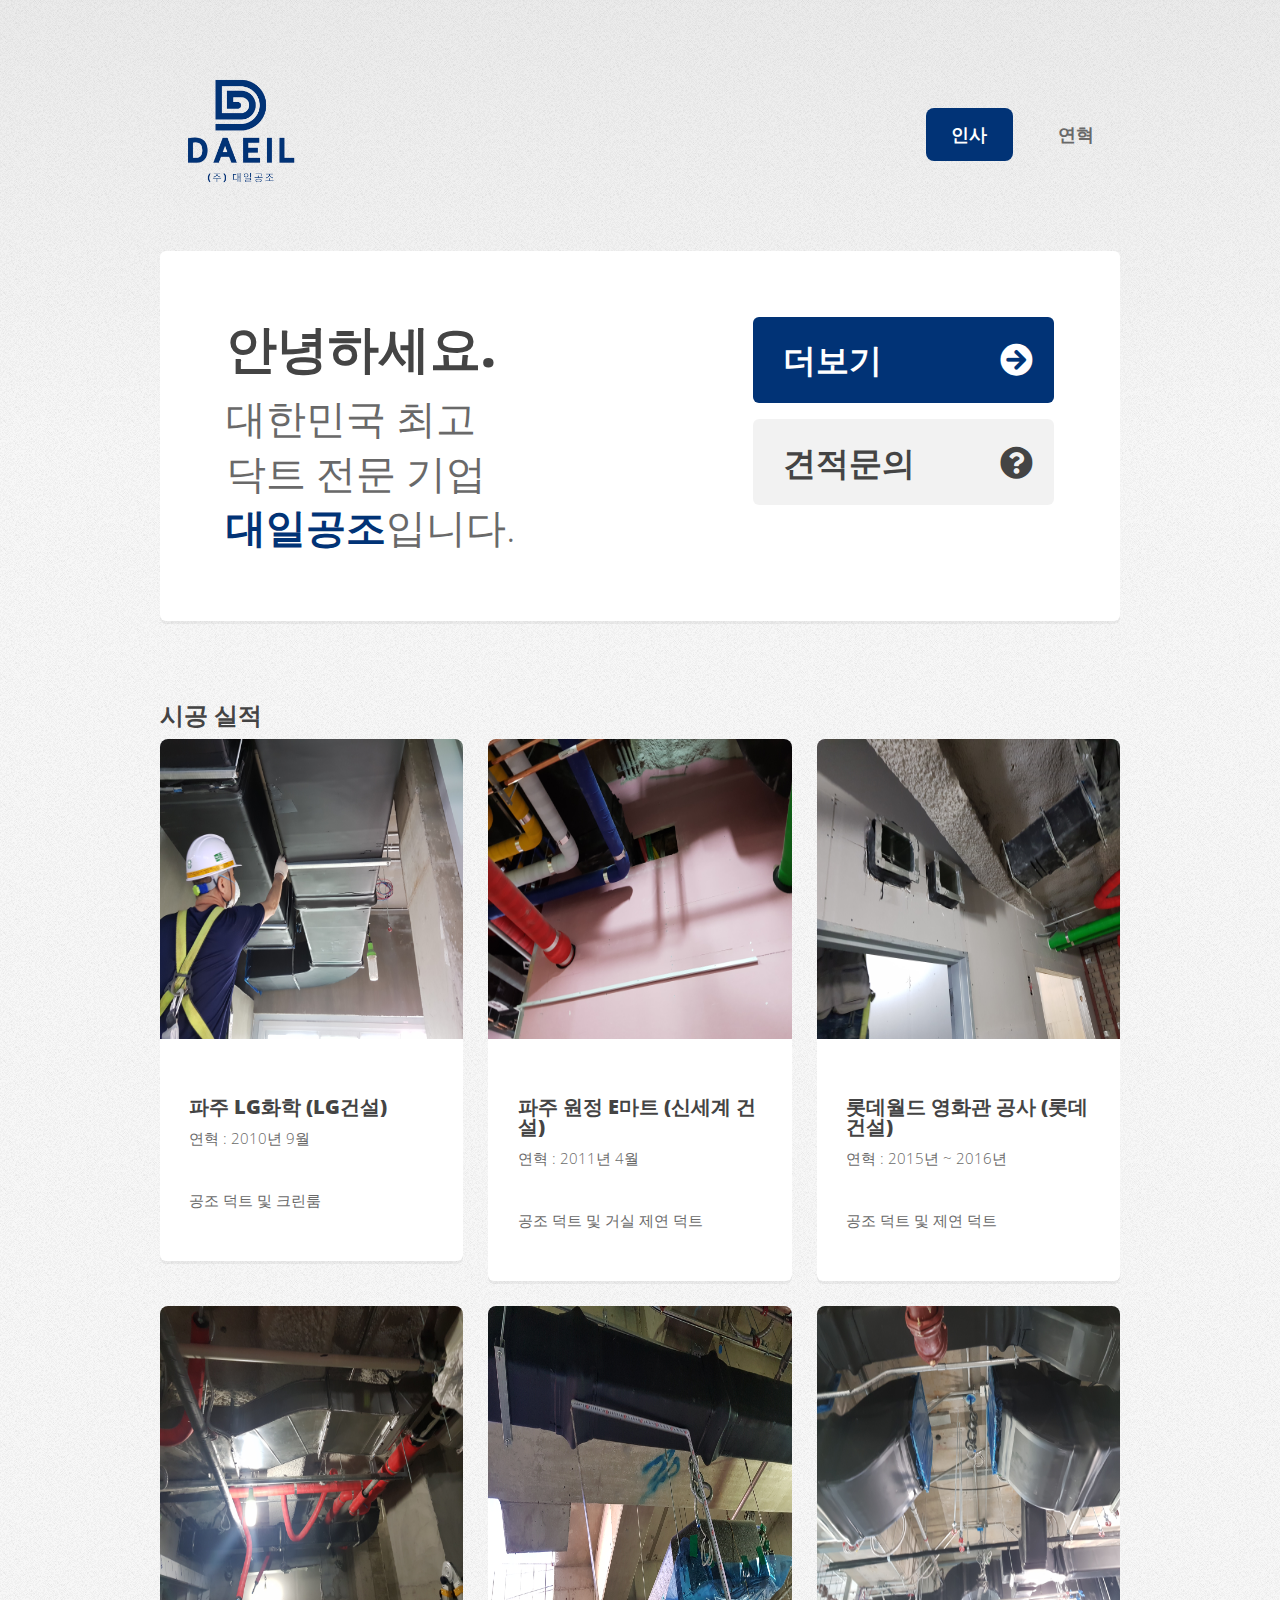
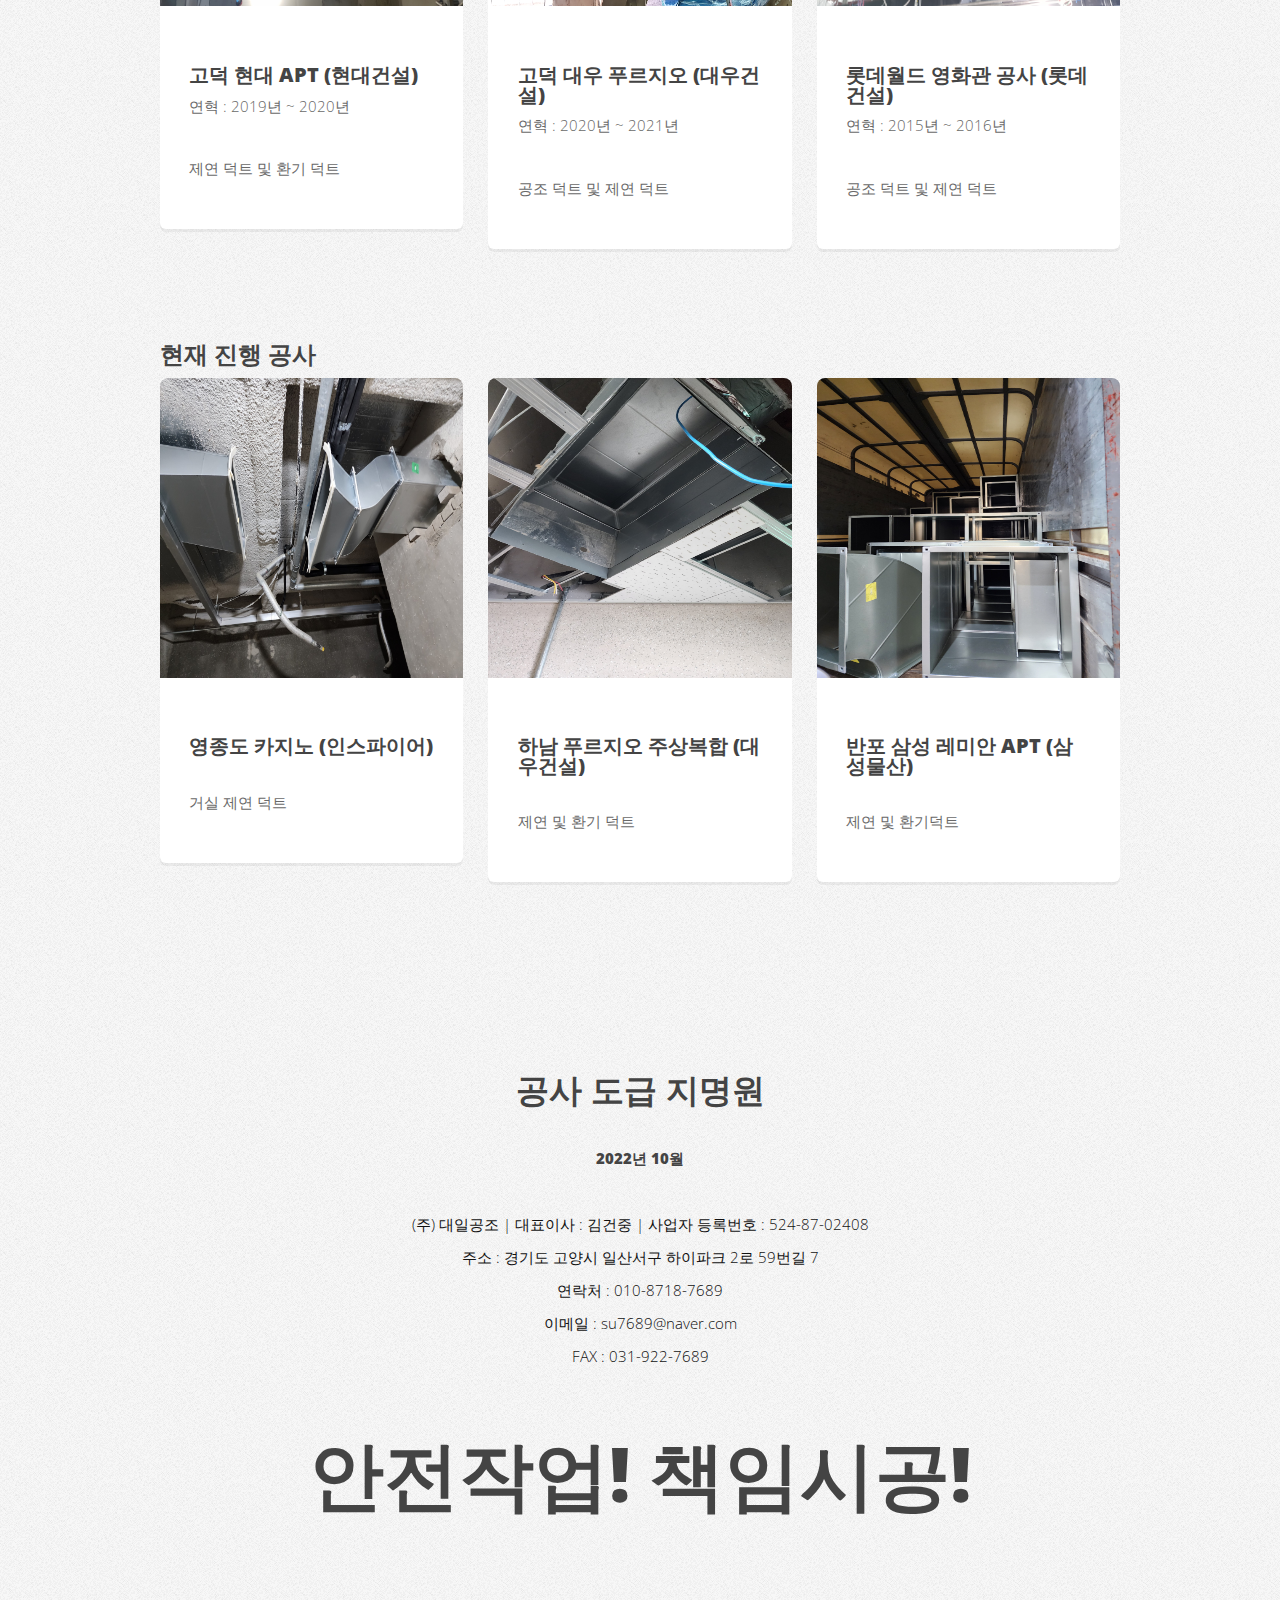
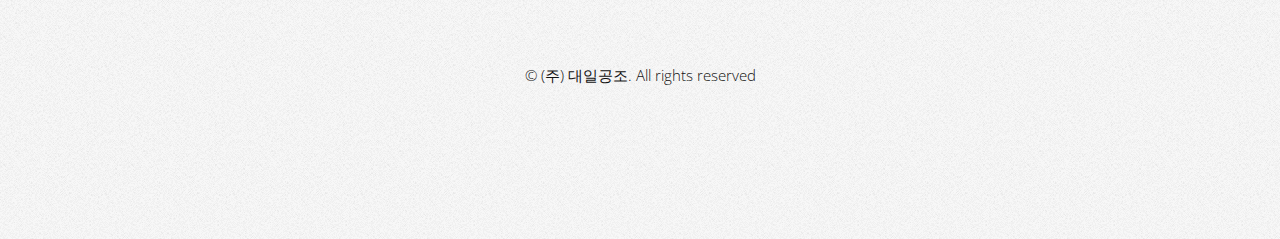
<file: index.html>
<!DOCTYPE HTML>
<!--
	Verti by HTML5 UP
	html5up.net | @ajlkn
	Free for personal and commercial use under the CCA 3.0 license (html5up.net/license)
-->
<html>
	<head>
		<title>(주) 대일공조</title>
		<meta charset="utf-8" />
		<meta name="viewport" content="width=device-width, initial-scale=1, user-scalable=no" />
		<link rel="stylesheet" href="assets/css/main.css" />
	</head>
	<body class="is-preload homepage">
		<div id="page-wrapper">

			<!-- Header -->
				<div id="header-wrapper">
					<header id="header" class="container">

						<!-- Logo -->
							<div id="logo">
								<img src="./images/daeil-logo-removebg-preview.png" alt="로고" style="height: 130px;"/>
								<!-- <h1><a href="index.html">(주) 대일공조</a></h1> -->
								<br/>
								<!-- <span></span> -->
							</div>

						<!-- Nav -->
							<nav id="nav">
								<ul>
									<li class="current"><a href="index.html">인사</a></li>
									<!-- <li>
										<a href="#">Dropdown</a>
										<ul>
											<li><a href="#">Lorem ipsum dolor</a></li>
											<li><a href="#">Magna phasellus</a></li>
											<li>
												<a href="#">Phasellus consequat</a>
												<ul>
													<li><a href="#">Lorem ipsum dolor</a></li>
													<li><a href="#">Phasellus consequat</a></li>
													<li><a href="#">Magna phasellus</a></li>
													<li><a href="#">Etiam dolore nisl</a></li>
												</ul>
											</li>
											<li><a href="#">Veroeros feugiat</a></li>
										</ul>
									</li>
									<li><a href="left-sidebar.html">Left Sidebar</a></li>
									<li><a href="right-sidebar.html">Right Sidebar</a></li> -->
									<li><a href="no-sidebar.html">연혁</a></li>
								</ul>
							</nav>

					</header>
				</div>

			<!-- Banner -->
				<div id="banner-wrapper">
					<div id="banner" class="box container">
						<div class="row">
							<div class="col-7 col-12-medium">
								<h2>안녕하세요.</h2>
								<p>대한민국 최고 <br/> 닥트 전문 기업 <br/> <b><span>대일공조</span></b>입니다.</p>
							</div>
							<div class="col-5 col-12-medium">
								<ul>
									<li><a href="no-sidebar.html" class="button large icon solid fa-arrow-circle-right">더보기</a></li>									
									<li><a href="mailto:su7689@naver.com" class="button alt large icon solid fa-question-circle">견적문의</a></li>
								</ul>
							</div>
						</div>
					</div>
				</div>

			<!-- Features -->
				<div id="features-wrapper">
					<div class="container">
						<br/>
						<h1 style="font-size: 24px; margin-bottom: 8px;">시공 실적</h1>
						<div class="row">
							
							<div class="col-4 col-12-medium">

								<!-- Box -->
									<section class="box feature">
										<a href="#" class="image featured"><img src="images/dae1.jpeg" alt="" /></a>
										<div class="inner">
											<header>
												<h2>파주 LG화학 (LG건설)</h2>
												<p>
													연혁 : 2010년 9월 <br/>										 
												</p>
											</header>
											<p>공조 덕트 및 크린룸</p>
										</div>
									</section>

							</div>
							<div class="col-4 col-12-medium">

								<!-- Box -->
									<section class="box feature">
										<a href="#" class="image featured"><img src="images/dae2.jpeg" alt="" /></a>
										<div class="inner">
											<header>
												<h2>파주 원정 E마트 (신세계 건설)</h2>
												<p>연혁 : 2011년 4월</p>
											</header>
											<p>공조 덕트 및 거실 제연 덕트</p>
										</div>
									</section>

							</div>
							<div class="col-4 col-12-medium">

								<!-- Box -->
									<section class="box feature">
										<a href="#" class="image featured"><img src="images/dae3.jpeg" alt="" /></a>
										<div class="inner">
											<header>
												<h2>롯데월드 영화관 공사 (롯데건설)</h2>
												<p>연혁 : 2015년 ~ 2016년</p>
											</header>
											<p>공조 덕트 및 제연 덕트</p>
										</div>
									</section>

							</div>

							<div class="col-4 col-12-medium">

								<!-- Box -->
									<section class="box feature">
										<a href="#" class="image featured"><img src="images/dae4.jpeg" alt="" /></a>
										<div class="inner">
											<header>
												<h2>고덕 현대 APT (현대건설)</h2>
												<p>연혁 : 2019년 ~ 2020년</p>
											</header>
											<p>제연 덕트 및 환기 덕트</p>
										</div>
									</section>

							</div>

							<div class="col-4 col-12-medium">

								<!-- Box -->
									<section class="box feature">
										<a href="#" class="image featured"><img src="images/dae5.jpeg" alt="" /></a>
										<div class="inner">
											<header>
												<h2>고덕 대우 푸르지오 (대우건설)</h2>
												<p>연혁 : 2020년 ~ 2021년</p>
											</header>
											<p>공조 덕트 및 제연 덕트</p>
										</div>
									</section>

							</div>

							<div class="col-4 col-12-medium">

								<!-- Box -->
									<section class="box feature">
										<a href="#" class="image featured"><img src="images/dae6.jpeg" alt="" /></a>
										<div class="inner">
											<header>
												<h2>롯데월드 영화관 공사 (롯데건설)</h2>
												<p>연혁 : 2015년 ~ 2016년</p>
											</header>
											<p>공조 덕트 및 제연 덕트</p>
										</div>
									</section>

							</div>
						</div>
					</div>
				</div>

			<!-- Main -->
			<div id="features-wrapper">
				<div class="container">
					<h1 style="font-size: 24px; margin-bottom: 8px;">현재 진행 공사</h1>
					<div class="row">
						
						<div class="col-4 col-12-medium">

							<!-- Box -->
								<section class="box feature">
									<a href="#" class="image featured"><img src="images/dae7.jpeg" alt="" /></a>
									<div class="inner">
										<header>
											<h2>영종도 카지노 (인스파이어)</h2>											
										</header>
										<p>거실 제연 덕트</p>
									</div>
								</section>

						</div>
						<div class="col-4 col-12-medium">

							<!-- Box -->
								<section class="box feature">
									<a href="#" class="image featured"><img src="images/dae8.jpeg" alt="" /></a>
									<div class="inner">
										<header>
											<h2>하남 푸르지오 주상복합 (대우건설)</h2>											
										</header>
										<p>제연 및 환기 덕트</p>
									</div>
								</section>

						</div>
						<div class="col-4 col-12-medium">

							<!-- Box -->
								<section class="box feature">
									<a href="#" class="image featured"><img src="images/dae9.jpeg" alt="" /></a>
									<div class="inner">
										<header>
											<h2>반포 삼성 레미안 APT (삼성물산)</h2>											
										</header>
										<p>제연 및 환기덕트</p>
									</div>
								</section>

						</div>
												
					</div>
				</div>
			</div>

			<!-- Footer -->
				<div id="footer-wrapper">
					<footer id="footer" class="container">
						
						

						<div class="row">
							<div class="col-12">
								<div id="copyright">
									<h2>공사 도급 지명원</h2>
									<h1>2022년 10월</h1>
									<br />
									<p style="color: #111;">
										(주) 대일공조 | 대표이사 : 김건중 | 사업자 등록번호 : 524-87-02408<br/>
										주소 : 경기도 고양시 일산서구 하이파크 2로 59번길 7<br/>
										연락처 : 010-8718-7689<br/>
										이메일 : su7689@naver.com<br/>
										FAX : 031-922-7689
									</p>
									<br/>
									<h2 style="font-size: 75px;">안전작업! 책임시공!</h2>
									<br/>
									<br/>
									<ul class="menu">
										<li style="color: #111;">&copy; (주) 대일공조. All rights reserved</li>
									</ul>

									
								</div>
							</div>
						</div>
					</footer>
				</div>

			</div>

		<!-- Scripts -->

			<script src="assets/js/jquery.min.js"></script>
			<script src="assets/js/jquery.dropotron.min.js"></script>
			<script src="assets/js/browser.min.js"></script>
			<script src="assets/js/breakpoints.min.js"></script>
			<script src="assets/js/util.js"></script>
			<script src="assets/js/main.js"></script>

	</body>
</html>
</file>
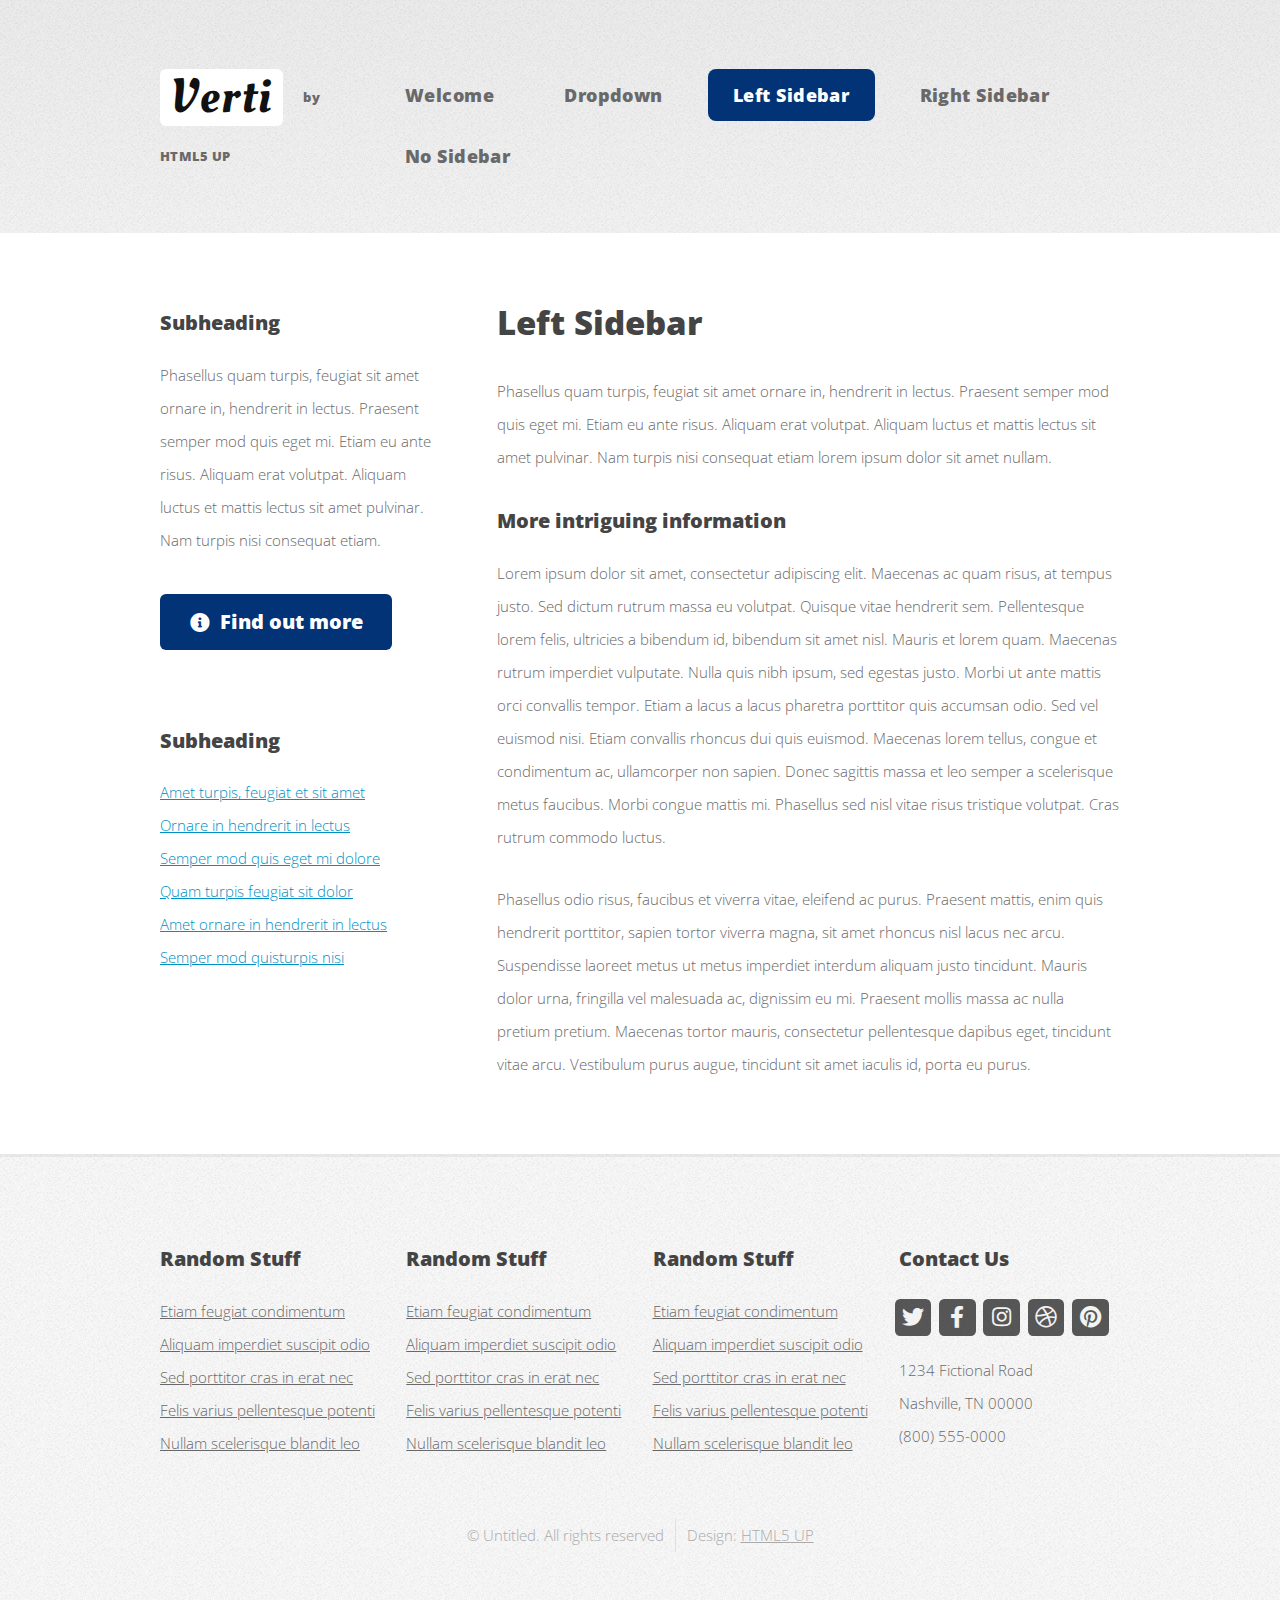
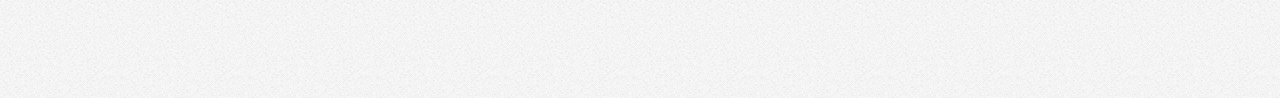
<file: left-sidebar.html>
<!DOCTYPE HTML>
<!--
	Verti by HTML5 UP
	html5up.net | @ajlkn
	Free for personal and commercial use under the CCA 3.0 license (html5up.net/license)
-->
<html>
	<head>
		<title>Verti by HTML5 UP</title>
		<meta charset="utf-8" />
		<meta name="viewport" content="width=device-width, initial-scale=1, user-scalable=no" />
		<link rel="stylesheet" href="assets/css/main.css" />
	</head>
	<body class="is-preload left-sidebar">
		<div id="page-wrapper">

			<!-- Header -->
				<div id="header-wrapper">
					<header id="header" class="container">

						<!-- Logo -->
							<div id="logo">
								<h1><a href="index.html">Verti</a></h1>
								<span>by HTML5 UP</span>
							</div>

						<!-- Nav -->
							<nav id="nav">
								<ul>
									<li><a href="index.html">Welcome</a></li>
									<li>
										<a href="#">Dropdown</a>
										<ul>
											<li><a href="#">Lorem ipsum dolor</a></li>
											<li><a href="#">Magna phasellus</a></li>
											<li>
												<a href="#">Phasellus consequat</a>
												<ul>
													<li><a href="#">Lorem ipsum dolor</a></li>
													<li><a href="#">Phasellus consequat</a></li>
													<li><a href="#">Magna phasellus</a></li>
													<li><a href="#">Etiam dolore nisl</a></li>
												</ul>
											</li>
											<li><a href="#">Veroeros feugiat</a></li>
										</ul>
									</li>
									<li class="current"><a href="left-sidebar.html">Left Sidebar</a></li>
									<li><a href="right-sidebar.html">Right Sidebar</a></li>
									<li><a href="no-sidebar.html">No Sidebar</a></li>
								</ul>
							</nav>

					</header>
				</div>

			<!-- Main -->
				<div id="main-wrapper">
					<div class="container">
						<div class="row gtr-200">
							<div class="col-4 col-12-medium">
								<div id="sidebar">

									<!-- Sidebar -->
										<section>
											<h3>Subheading</h3>
											<p>Phasellus quam turpis, feugiat sit amet ornare in, hendrerit in lectus.
											Praesent semper mod quis eget mi. Etiam eu ante risus. Aliquam erat volutpat.
											Aliquam luctus et mattis lectus sit amet pulvinar. Nam turpis nisi
											consequat etiam.</p>
											<footer>
												<a href="#" class="button icon solid fa-info-circle">Find out more</a>
											</footer>
										</section>

										<section>
											<h3>Subheading</h3>
											<ul class="style2">
												<li><a href="#">Amet turpis, feugiat et sit amet</a></li>
												<li><a href="#">Ornare in hendrerit in lectus</a></li>
												<li><a href="#">Semper mod quis eget mi dolore</a></li>
												<li><a href="#">Quam turpis feugiat sit dolor</a></li>
												<li><a href="#">Amet ornare in hendrerit in lectus</a></li>
												<li><a href="#">Semper mod quisturpis nisi</a></li>
											</ul>
										</section>

								</div>
							</div>
							<div class="col-8 col-12-medium imp-medium">
								<div id="content">

									<!-- Content -->
										<article>

											<h2>Left Sidebar</h2>

											<p>Phasellus quam turpis, feugiat sit amet ornare in, hendrerit in lectus.
											Praesent semper mod quis eget mi. Etiam eu ante risus. Aliquam erat volutpat.
											Aliquam luctus et mattis lectus sit amet pulvinar. Nam turpis nisi
											consequat etiam lorem ipsum dolor sit amet nullam.</p>

											<h3>More intriguing information</h3>
											<p>Lorem ipsum dolor sit amet, consectetur adipiscing elit. Maecenas ac quam risus, at tempus
											justo. Sed dictum rutrum massa eu volutpat. Quisque vitae hendrerit sem. Pellentesque lorem felis,
											ultricies a bibendum id, bibendum sit amet nisl. Mauris et lorem quam. Maecenas rutrum imperdiet
											vulputate. Nulla quis nibh ipsum, sed egestas justo. Morbi ut ante mattis orci convallis tempor.
											Etiam a lacus a lacus pharetra porttitor quis accumsan odio. Sed vel euismod nisi. Etiam convallis
											rhoncus dui quis euismod. Maecenas lorem tellus, congue et condimentum ac, ullamcorper non sapien.
											Donec sagittis massa et leo semper a scelerisque metus faucibus. Morbi congue mattis mi.
											Phasellus sed nisl vitae risus tristique volutpat. Cras rutrum commodo luctus.</p>

											<p>Phasellus odio risus, faucibus et viverra vitae, eleifend ac purus. Praesent mattis, enim
											quis hendrerit porttitor, sapien tortor viverra magna, sit amet rhoncus nisl lacus nec arcu.
											Suspendisse laoreet metus ut metus imperdiet interdum aliquam justo tincidunt. Mauris dolor urna,
											fringilla vel malesuada ac, dignissim eu mi. Praesent mollis massa ac nulla pretium pretium.
											Maecenas tortor mauris, consectetur pellentesque dapibus eget, tincidunt vitae arcu.
											Vestibulum purus augue, tincidunt sit amet iaculis id, porta eu purus.</p>

										</article>

								</div>
							</div>
						</div>
					</div>
				</div>

			<!-- Footer -->
				<div id="footer-wrapper">
					<footer id="footer" class="container">
						<div class="row">
							<div class="col-3 col-6-medium col-12-small">

								<!-- Links -->
									<section class="widget links">
										<h3>Random Stuff</h3>
										<ul class="style2">
											<li><a href="#">Etiam feugiat condimentum</a></li>
											<li><a href="#">Aliquam imperdiet suscipit odio</a></li>
											<li><a href="#">Sed porttitor cras in erat nec</a></li>
											<li><a href="#">Felis varius pellentesque potenti</a></li>
											<li><a href="#">Nullam scelerisque blandit leo</a></li>
										</ul>
									</section>

							</div>
							<div class="col-3 col-6-medium col-12-small">

								<!-- Links -->
									<section class="widget links">
										<h3>Random Stuff</h3>
										<ul class="style2">
											<li><a href="#">Etiam feugiat condimentum</a></li>
											<li><a href="#">Aliquam imperdiet suscipit odio</a></li>
											<li><a href="#">Sed porttitor cras in erat nec</a></li>
											<li><a href="#">Felis varius pellentesque potenti</a></li>
											<li><a href="#">Nullam scelerisque blandit leo</a></li>
										</ul>
									</section>

							</div>
							<div class="col-3 col-6-medium col-12-small">

								<!-- Links -->
									<section class="widget links">
										<h3>Random Stuff</h3>
										<ul class="style2">
											<li><a href="#">Etiam feugiat condimentum</a></li>
											<li><a href="#">Aliquam imperdiet suscipit odio</a></li>
											<li><a href="#">Sed porttitor cras in erat nec</a></li>
											<li><a href="#">Felis varius pellentesque potenti</a></li>
											<li><a href="#">Nullam scelerisque blandit leo</a></li>
										</ul>
									</section>

							</div>
							<div class="col-3 col-6-medium col-12-small">

								<!-- Contact -->
									<section class="widget contact">
										<h3>Contact Us</h3>
										<ul>
											<li><a href="#" class="icon brands fa-twitter"><span class="label">Twitter</span></a></li>
											<li><a href="#" class="icon brands fa-facebook-f"><span class="label">Facebook</span></a></li>
											<li><a href="#" class="icon brands fa-instagram"><span class="label">Instagram</span></a></li>
											<li><a href="#" class="icon brands fa-dribbble"><span class="label">Dribbble</span></a></li>
											<li><a href="#" class="icon brands fa-pinterest"><span class="label">Pinterest</span></a></li>
										</ul>
										<p>1234 Fictional Road<br />
										Nashville, TN 00000<br />
										(800) 555-0000</p>
									</section>

							</div>
						</div>
						<div class="row">
							<div class="col-12">
								<div id="copyright">
									<ul class="menu">
										<li>&copy; Untitled. All rights reserved</li><li>Design: <a href="http://html5up.net">HTML5 UP</a></li>
									</ul>
								</div>
							</div>
						</div>
					</footer>
				</div>

			</div>

		<!-- Scripts -->

			<script src="assets/js/jquery.min.js"></script>
			<script src="assets/js/jquery.dropotron.min.js"></script>
			<script src="assets/js/browser.min.js"></script>
			<script src="assets/js/breakpoints.min.js"></script>
			<script src="assets/js/util.js"></script>
			<script src="assets/js/main.js"></script>

	</body>
</html>
</file>
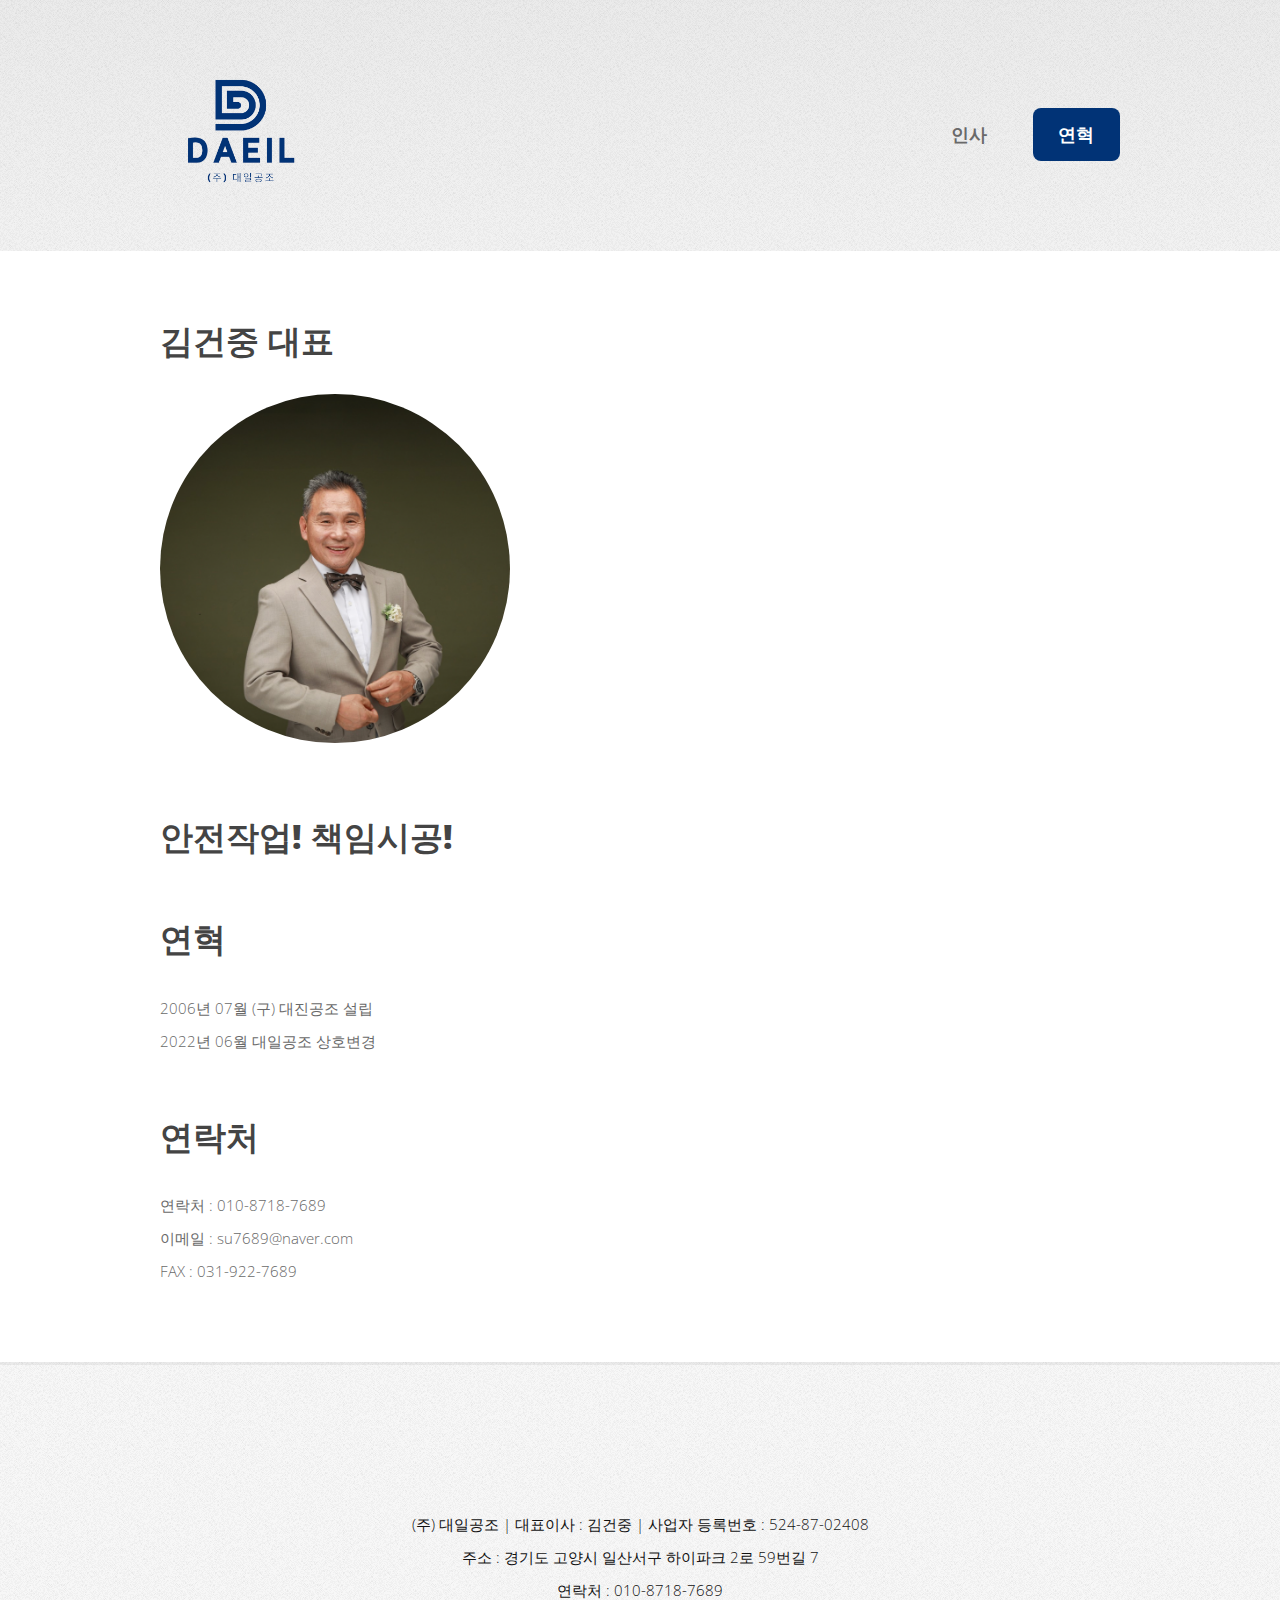
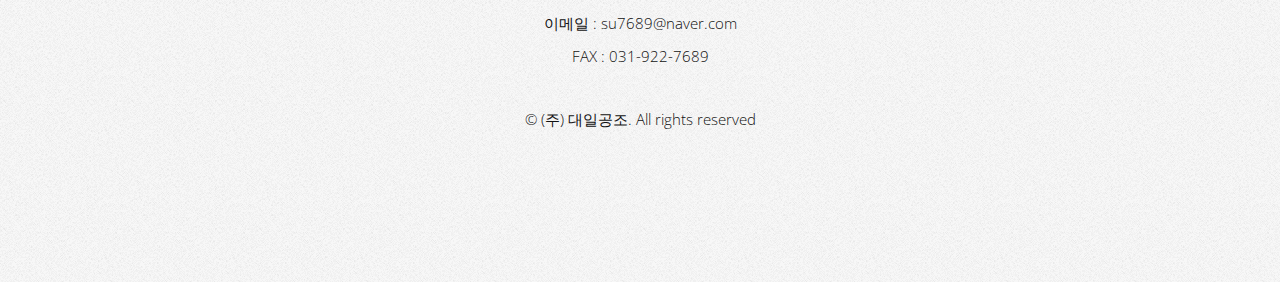
<file: no-sidebar.html>
<!DOCTYPE HTML>
<!--
	Verti by HTML5 UP
	html5up.net | @ajlkn
	Free for personal and commercial use under the CCA 3.0 license (html5up.net/license)
-->
<html>
	<head>
		<title>(주) 대일공조</title>
		<meta charset="utf-8" />
		<meta name="viewport" content="width=device-width, initial-scale=1, user-scalable=no" />
		<link rel="stylesheet" href="assets/css/main.css" />
	</head>
	<body class="is-preload no-sidebar">
		<div id="page-wrapper">

			<!-- Header -->
				<div id="header-wrapper">
					<header id="header" class="container">

						<!-- Logo -->
							<div id="logo">
								<img src="./images/daeil-logo-removebg-preview.png" alt="logo" style="height: 130px;"/>
								<!-- <h1><a href="index.html">(주) 대일공조</a></h1> -->
								<!-- <span>by HTML5 UP</span> -->
							</div>

						<!-- Nav -->
							<nav id="nav">
								<ul>
									<li><a href="index.html">인사</a></li>									
									<li class="current"><a href="no-sidebar.html">연혁</a></li>
								</ul>
							</nav>

					</header>
				</div>

			<!-- Main -->
				<div id="main-wrapper">
					<div class="container">
						<div id="content">

							<!-- Content -->
								<article>
									<h2>김건중 대표</h2>
									<img src="./images/KimPro.png" alt="대표이사 사진" style="width: 350px; height : 100%; border-radius: 50%;"/>
									
									<!-- <p>가오가 생명이다.</p> -->
									<br/>
									<br/>
									<br/>
									<h2>안전작업! 책임시공!</h2>
									<br/>
									<!-- <p>Phasellus odio risus, faucibus et viverra vitae, eleifend ac purus. Praesent mattis, enim
									quis hendrerit porttitor, sapien tortor viverra magna, sit amet rhoncus nisl lacus nec arcu.
									Suspendisse laoreet metus ut metus imperdiet interdum aliquam justo tincidunt. Mauris dolor urna,
									fringilla vel malesuada ac, dignissim eu mi. Praesent mollis massa ac nulla pretium pretium.
									Maecenas tortor mauris, consectetur pellentesque dapibus eget, tincidunt vitae arcu.
									Vestibulum purus augue, tincidunt sit amet iaculis id, porta eu purus.</p> -->

									<h2>연혁</h2>

									<p>
										<span>2006년 07월 (구) 대진공조 설립</span><br/>
										<span>2022년 06월 대일공조 상호변경</span>
									</p>
									<br/>
									<h2>연락처</h2>

									<p>
										연락처 : 010-8718-7689<br/>
										이메일 : su7689@naver.com<br/>
										FAX : 031-922-7689
									</p>
									

								</article>

						</div>
					</div>
				</div>

			<!-- Footer -->
			<div id="footer-wrapper">
				<footer id="footer" class="container">
					
					

					<div class="row">
						<div class="col-12">
							<div id="copyright">
								<p style="color: #111;">
									(주) 대일공조 | 대표이사 : 김건중 | 사업자 등록번호 : 524-87-02408<br/>
									주소 : 경기도 고양시 일산서구 하이파크 2로 59번길 7<br/>
									연락처 : 010-8718-7689<br/>
									이메일 : su7689@naver.com<br/>
									FAX : 031-922-7689
								</p>
								<ul class="menu">

									<li style="color: #111;">&copy; (주) 대일공조. All rights reserved</li>
								</ul>
							</div>
						</div>
					</div>
				</footer>
			</div>

			</div>

		<!-- Scripts -->

			<script src="assets/js/jquery.min.js"></script>
			<script src="assets/js/jquery.dropotron.min.js"></script>
			<script src="assets/js/browser.min.js"></script>
			<script src="assets/js/breakpoints.min.js"></script>
			<script src="assets/js/util.js"></script>
			<script src="assets/js/main.js"></script>

	</body>
</html>
</file>
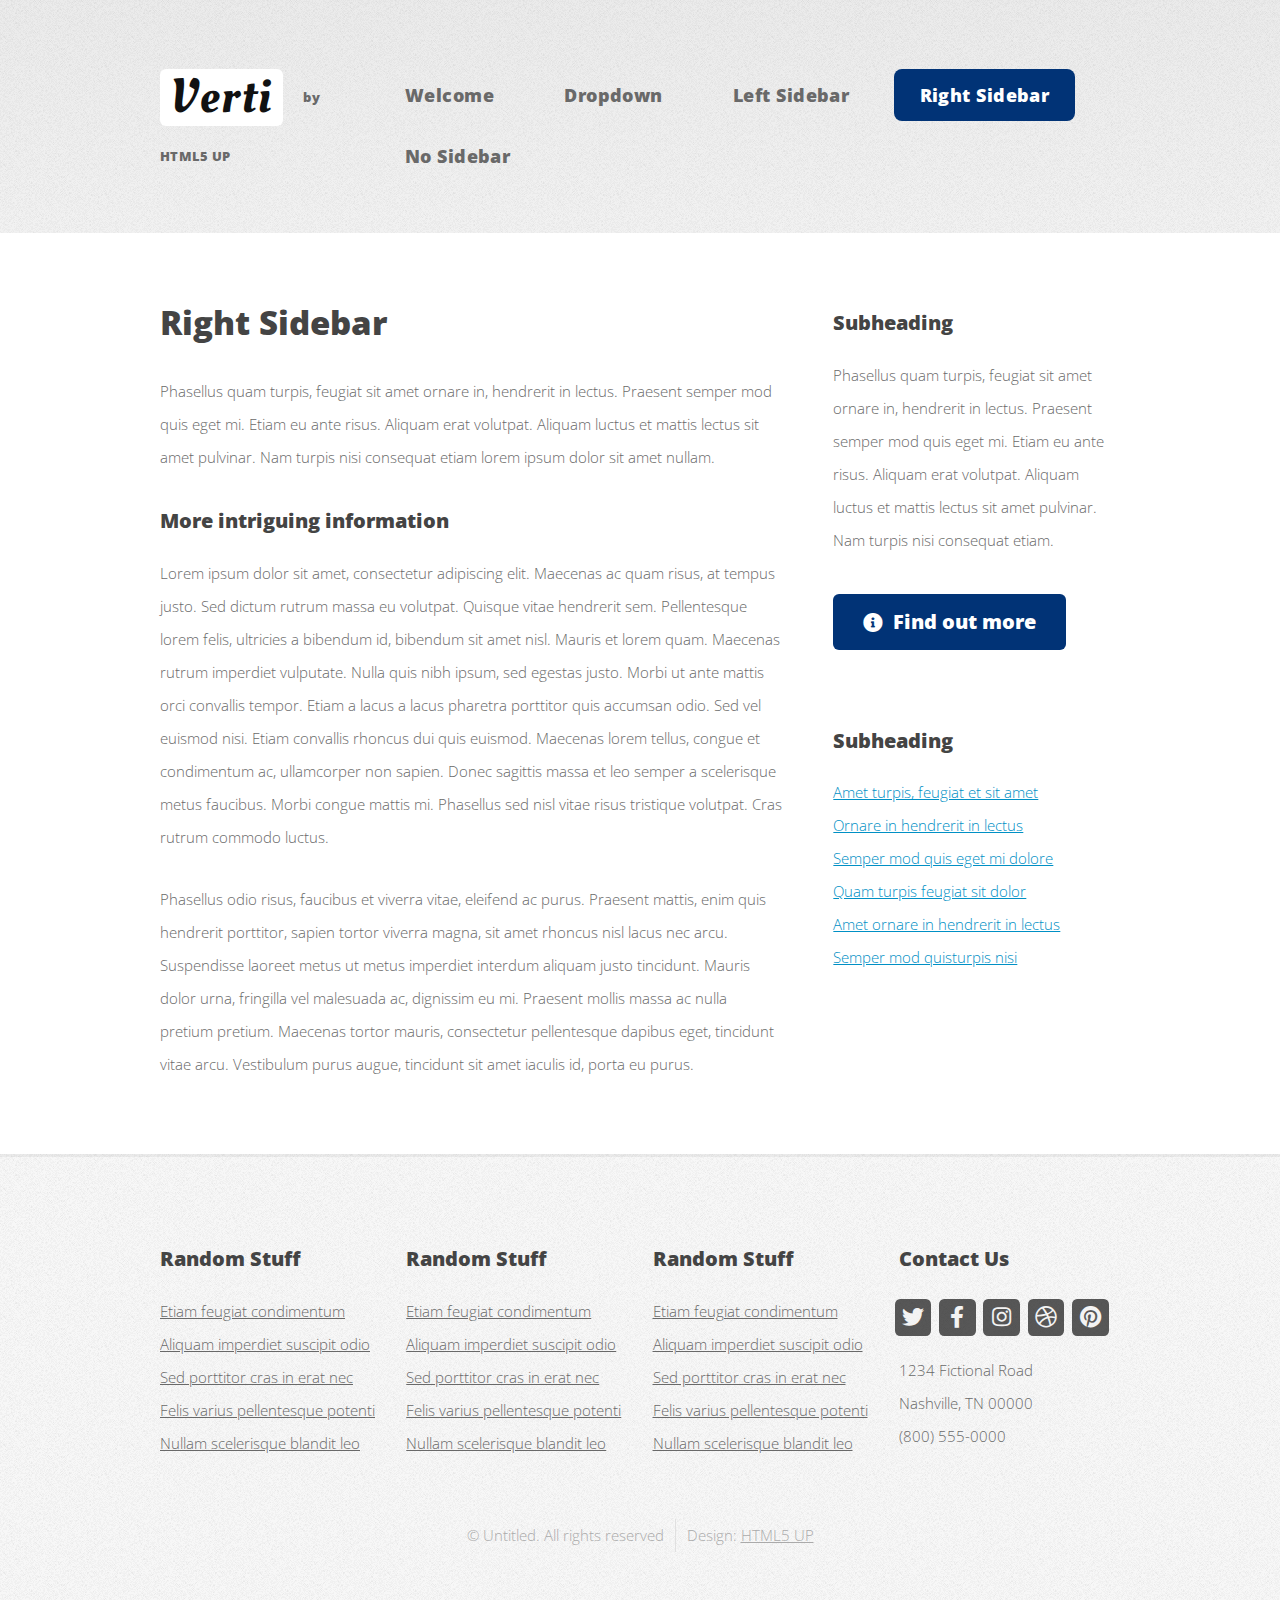
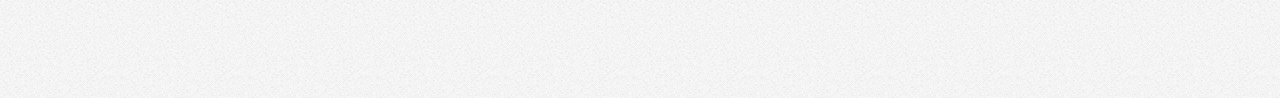
<file: right-sidebar.html>
<!DOCTYPE HTML>
<!--
	Verti by HTML5 UP
	html5up.net | @ajlkn
	Free for personal and commercial use under the CCA 3.0 license (html5up.net/license)
-->
<html>
	<head>
		<title>Verti by HTML5 UP</title>
		<meta charset="utf-8" />
		<meta name="viewport" content="width=device-width, initial-scale=1, user-scalable=no" />
		<link rel="stylesheet" href="assets/css/main.css" />
	</head>
	<body class="is-preload right-sidebar">
		<div id="page-wrapper">

			<!-- Header -->
				<div id="header-wrapper">
					<header id="header" class="container">

						<!-- Logo -->
							<div id="logo">
								<h1><a href="index.html">Verti</a></h1>
								<span>by HTML5 UP</span>
							</div>

						<!-- Nav -->
							<nav id="nav">
								<ul>
									<li><a href="index.html">Welcome</a></li>
									<li>
										<a href="#">Dropdown</a>
										<ul>
											<li><a href="#">Lorem ipsum dolor</a></li>
											<li><a href="#">Magna phasellus</a></li>
											<li>
												<a href="#">Phasellus consequat</a>
												<ul>
													<li><a href="#">Lorem ipsum dolor</a></li>
													<li><a href="#">Phasellus consequat</a></li>
													<li><a href="#">Magna phasellus</a></li>
													<li><a href="#">Etiam dolore nisl</a></li>
												</ul>
											</li>
											<li><a href="#">Veroeros feugiat</a></li>
										</ul>
									</li>
									<li><a href="left-sidebar.html">Left Sidebar</a></li>
									<li class="current"><a href="right-sidebar.html">Right Sidebar</a></li>
									<li><a href="no-sidebar.html">No Sidebar</a></li>
								</ul>
							</nav>

					</header>
				</div>

			<!-- Main -->
				<div id="main-wrapper">
					<div class="container">
						<div class="row gtr-200">
							<div class="col-8 col-12-medium">
								<div id="content">

									<!-- Content -->
										<article>

											<h2>Right Sidebar</h2>

											<p>Phasellus quam turpis, feugiat sit amet ornare in, hendrerit in lectus.
											Praesent semper mod quis eget mi. Etiam eu ante risus. Aliquam erat volutpat.
											Aliquam luctus et mattis lectus sit amet pulvinar. Nam turpis nisi
											consequat etiam lorem ipsum dolor sit amet nullam.</p>

											<h3>More intriguing information</h3>
											<p>Lorem ipsum dolor sit amet, consectetur adipiscing elit. Maecenas ac quam risus, at tempus
											justo. Sed dictum rutrum massa eu volutpat. Quisque vitae hendrerit sem. Pellentesque lorem felis,
											ultricies a bibendum id, bibendum sit amet nisl. Mauris et lorem quam. Maecenas rutrum imperdiet
											vulputate. Nulla quis nibh ipsum, sed egestas justo. Morbi ut ante mattis orci convallis tempor.
											Etiam a lacus a lacus pharetra porttitor quis accumsan odio. Sed vel euismod nisi. Etiam convallis
											rhoncus dui quis euismod. Maecenas lorem tellus, congue et condimentum ac, ullamcorper non sapien.
											Donec sagittis massa et leo semper a scelerisque metus faucibus. Morbi congue mattis mi.
											Phasellus sed nisl vitae risus tristique volutpat. Cras rutrum commodo luctus.</p>

											<p>Phasellus odio risus, faucibus et viverra vitae, eleifend ac purus. Praesent mattis, enim
											quis hendrerit porttitor, sapien tortor viverra magna, sit amet rhoncus nisl lacus nec arcu.
											Suspendisse laoreet metus ut metus imperdiet interdum aliquam justo tincidunt. Mauris dolor urna,
											fringilla vel malesuada ac, dignissim eu mi. Praesent mollis massa ac nulla pretium pretium.
											Maecenas tortor mauris, consectetur pellentesque dapibus eget, tincidunt vitae arcu.
											Vestibulum purus augue, tincidunt sit amet iaculis id, porta eu purus.</p>

										</article>

								</div>
							</div>
							<div class="col-4 col-12-medium">
								<div id="sidebar">

									<!-- Sidebar -->
										<section>
											<h3>Subheading</h3>
											<p>Phasellus quam turpis, feugiat sit amet ornare in, hendrerit in lectus.
											Praesent semper mod quis eget mi. Etiam eu ante risus. Aliquam erat volutpat.
											Aliquam luctus et mattis lectus sit amet pulvinar. Nam turpis nisi
											consequat etiam.</p>
											<footer>
												<a href="#" class="button icon solid fa-info-circle">Find out more</a>
											</footer>
										</section>

										<section>
											<h3>Subheading</h3>
											<ul class="style2">
												<li><a href="#">Amet turpis, feugiat et sit amet</a></li>
												<li><a href="#">Ornare in hendrerit in lectus</a></li>
												<li><a href="#">Semper mod quis eget mi dolore</a></li>
												<li><a href="#">Quam turpis feugiat sit dolor</a></li>
												<li><a href="#">Amet ornare in hendrerit in lectus</a></li>
												<li><a href="#">Semper mod quisturpis nisi</a></li>
											</ul>
										</section>

								</div>
							</div>
						</div>
					</div>
				</div>

			<!-- Footer -->
				<div id="footer-wrapper">
					<footer id="footer" class="container">
						<div class="row">
							<div class="col-3 col-6-medium col-12-small">

								<!-- Links -->
									<section class="widget links">
										<h3>Random Stuff</h3>
										<ul class="style2">
											<li><a href="#">Etiam feugiat condimentum</a></li>
											<li><a href="#">Aliquam imperdiet suscipit odio</a></li>
											<li><a href="#">Sed porttitor cras in erat nec</a></li>
											<li><a href="#">Felis varius pellentesque potenti</a></li>
											<li><a href="#">Nullam scelerisque blandit leo</a></li>
										</ul>
									</section>

							</div>
							<div class="col-3 col-6-medium col-12-small">

								<!-- Links -->
									<section class="widget links">
										<h3>Random Stuff</h3>
										<ul class="style2">
											<li><a href="#">Etiam feugiat condimentum</a></li>
											<li><a href="#">Aliquam imperdiet suscipit odio</a></li>
											<li><a href="#">Sed porttitor cras in erat nec</a></li>
											<li><a href="#">Felis varius pellentesque potenti</a></li>
											<li><a href="#">Nullam scelerisque blandit leo</a></li>
										</ul>
									</section>

							</div>
							<div class="col-3 col-6-medium col-12-small">

								<!-- Links -->
									<section class="widget links">
										<h3>Random Stuff</h3>
										<ul class="style2">
											<li><a href="#">Etiam feugiat condimentum</a></li>
											<li><a href="#">Aliquam imperdiet suscipit odio</a></li>
											<li><a href="#">Sed porttitor cras in erat nec</a></li>
											<li><a href="#">Felis varius pellentesque potenti</a></li>
											<li><a href="#">Nullam scelerisque blandit leo</a></li>
										</ul>
									</section>

							</div>
							<div class="col-3 col-6-medium col-12-small">

								<!-- Contact -->
									<section class="widget contact">
										<h3>Contact Us</h3>
										<ul>
											<li><a href="#" class="icon brands fa-twitter"><span class="label">Twitter</span></a></li>
											<li><a href="#" class="icon brands fa-facebook-f"><span class="label">Facebook</span></a></li>
											<li><a href="#" class="icon brands fa-instagram"><span class="label">Instagram</span></a></li>
											<li><a href="#" class="icon brands fa-dribbble"><span class="label">Dribbble</span></a></li>
											<li><a href="#" class="icon brands fa-pinterest"><span class="label">Pinterest</span></a></li>
										</ul>
										<p>1234 Fictional Road<br />
										Nashville, TN 00000<br />
										(800) 555-0000</p>
									</section>

							</div>
						</div>
						<div class="row">
							<div class="col-12">
								<div id="copyright">
									<ul class="menu">
										<li>&copy; Untitled. All rights reserved</li><li>Design: <a href="http://html5up.net">HTML5 UP</a></li>
									</ul>
								</div>
							</div>
						</div>
					</footer>
				</div>

			</div>

		<!-- Scripts -->

			<script src="assets/js/jquery.min.js"></script>
			<script src="assets/js/jquery.dropotron.min.js"></script>
			<script src="assets/js/browser.min.js"></script>
			<script src="assets/js/breakpoints.min.js"></script>
			<script src="assets/js/util.js"></script>
			<script src="assets/js/main.js"></script>

	</body>
</html>
</file>
<file: assets/css/main.css>
@import url("fontawesome-all.min.css");
@import url("https://fonts.googleapis.com/css?family=Oleo+Script:400|Open+Sans:300,300italic,600,600italic,800");

/*
	Verti by HTML5 UP
	html5up.net | @ajlkn
	Free for personal and commercial use under the CCA 3.0 license (html5up.net/license)
*/

html, body, div, span, applet, object,
iframe, h1, h2, h3, h4, h5, h6, p, blockquote,
pre, a, abbr, acronym, address, big, cite,
code, del, dfn, em, img, ins, kbd, q, s, samp,
small, strike, strong, sub, sup, tt, var, b,
u, i, center, dl, dt, dd, ol, ul, li, fieldset,
form, label, legend, table, caption, tbody,
tfoot, thead, tr, th, td, article, aside,
canvas, details, embed, figure, figcaption,
footer, header, hgroup, menu, nav, output, ruby,
section, summary, time, mark, audio, video {
	margin: 0;
	padding: 0;
	border: 0;
	font-size: 100%;
	font: inherit;
	vertical-align: baseline;}

article, aside, details, figcaption, figure,
footer, header, hgroup, menu, nav, section {
	display: block;}

body {
	line-height: 1;
}

ol, ul {
	list-style: none;
}

blockquote, q {
	quotes: none;
}

	blockquote:before, blockquote:after, q:before, q:after {
		content: '';
		content: none;
	}

table {
	border-collapse: collapse;
	border-spacing: 0;
}

body {
	-webkit-text-size-adjust: none;
}

mark {
	background-color: transparent;
	color: inherit;
}

input::-moz-focus-inner {
	border: 0;
	padding: 0;
}

input, select, textarea {
	-moz-appearance: none;
	-webkit-appearance: none;
	-ms-appearance: none;
	appearance: none;
}

/* Basic */

	@-ms-viewport {
		width: device-width;
	}

	html {
		box-sizing: border-box;
	}

	*, *:before, *:after {
		box-sizing: inherit;
	}

	body {
		background-image: -moz-linear-gradient(top, rgba(0, 0, 0, 0.05), rgba(0, 0, 0, 0)), url("images/bg01.png");
		background-image: -webkit-linear-gradient(top, rgba(0, 0, 0, 0.05), rgba(0, 0, 0, 0)), url("images/bg01.png");
		background-image: -ms-linear-gradient(top, rgba(0, 0, 0, 0.05), rgba(0, 0, 0, 0)), url("images/bg01.png");
		background-image: linear-gradient(top, rgba(0, 0, 0, 0.05), rgba(0, 0, 0, 0)), url("images/bg01.png");
		background-color: #f7f7f7;
		background-position: top left, top left;
		background-repeat: repeat-x, repeat;
		background-size: 100% 30em, auto;
		font-family: 'Open Sans', sans-serif;
		font-size: 13pt;
		color: #696969;
		font-weight: 300;
		line-height: 2.25em;
	}

		body.is-preload *, body.is-preload *:before, body.is-preload *:after {
			-moz-animation: none !important;
			-webkit-animation: none !important;
			-ms-animation: none !important;
			animation: none !important;
			-moz-transition: none !important;
			-webkit-transition: none !important;
			-ms-transition: none !important;
			transition: none !important;
		}

	input, select, textarea {
		font-family: 'Open Sans', sans-serif;
		font-size: 13pt;
		color: #696969;
		font-weight: 300;
		line-height: 2.25em;
	}

	a {
		color: #0090c5;
		text-decoration: underline;
	}

		a:hover {
			text-decoration: none;
		}

	h1, h2, h3, h4, h5, h6 {
		color: #444;
		font-weight: 800;
	}

		h1 a, h2 a, h3 a, h4 a, h5 a, h6 a {
			color: inherit;
			text-decoration: none;
			outline: 0;
		}

	h2 {
		font-size: 2.25em;
		margin: 0 0 1.1em 0;
		line-height: 1em;
	}

	h3 {
		font-size: 1.35em;
		margin: 0 0 1em 0;
	}

	b, strong {
		font-weight: 600;
		color: #444;
	}

	i, em {
		font-style: italic;
	}

	br.clear {
		clear: both;
	}

	sub {
		position: relative;
		top: 0.5em;
		font-size: 0.8em;
	}

	sup {
		position: relative;
		top: -0.5em;
		font-size: 0.8em;
	}

	hr {
		border: 0;
		border-top: solid 1px #eee;
	}

	blockquote {
		border-left: solid 0.5em #eee;
		padding: 1em 0 1em 2em;
		font-style: italic;
	}

	p, ul, ol, dl, table {
		margin-bottom: 2em;
	}

/* Container */

	.container {
		margin: 0 auto;
		max-width: 100%;
		width: 1400px;
	}

		@media screen and (max-width: 1680px) {

			.container {
				width: 1200px;
			}

		}

		@media screen and (max-width: 1280px) {

			.container {
				width: 960px;
			}

		}

		@media screen and (max-width: 980px) {

			.container {
				width: 90%;
			}

		}

		@media screen and (max-width: 736px) {

			.container {
				width: 100%;
			}

		}

/* Row */

	.row {
		display: flex;
		flex-wrap: wrap;
		box-sizing: border-box;
		align-items: stretch;
	}

		.row > * {
			box-sizing: border-box;
		}

		.row.gtr-uniform > * > :last-child {
			margin-bottom: 0;
		}

		.row.aln-left {
			justify-content: flex-start;
		}

		.row.aln-center {
			justify-content: center;
		}

		.row.aln-right {
			justify-content: flex-end;
		}

		.row.aln-top {
			align-items: flex-start;
		}

		.row.aln-middle {
			align-items: center;
		}

		.row.aln-bottom {
			align-items: flex-end;
		}

		.row > .imp {
			order: -1;
		}

		.row > .col-1 {
			width: 8.33333%;
		}

		.row > .off-1 {
			margin-left: 8.33333%;
		}

		.row > .col-2 {
			width: 16.66667%;
		}

		.row > .off-2 {
			margin-left: 16.66667%;
		}

		.row > .col-3 {
			width: 25%;
		}

		.row > .off-3 {
			margin-left: 25%;
		}

		.row > .col-4 {
			width: 33.33333%;
		}

		.row > .off-4 {
			margin-left: 33.33333%;
		}

		.row > .col-5 {
			width: 41.66667%;
		}

		.row > .off-5 {
			margin-left: 41.66667%;
		}

		.row > .col-6 {
			width: 50%;
		}

		.row > .off-6 {
			margin-left: 50%;
		}

		.row > .col-7 {
			width: 58.33333%;
		}

		.row > .off-7 {
			margin-left: 58.33333%;
		}

		.row > .col-8 {
			width: 66.66667%;
		}

		.row > .off-8 {
			margin-left: 66.66667%;
		}

		.row > .col-9 {
			width: 75%;
		}

		.row > .off-9 {
			margin-left: 75%;
		}

		.row > .col-10 {
			width: 83.33333%;
		}

		.row > .off-10 {
			margin-left: 83.33333%;
		}

		.row > .col-11 {
			width: 91.66667%;
		}

		.row > .off-11 {
			margin-left: 91.66667%;
		}

		.row > .col-12 {
			width: 100%;
		}

		.row > .off-12 {
			margin-left: 100%;
		}

		.row.gtr-0 {
			margin-top: 0px;
			margin-left: 0px;
		}

			.row.gtr-0 > * {
				padding: 0px 0 0 0px;
			}

			.row.gtr-0.gtr-uniform {
				margin-top: 0px;
			}

				.row.gtr-0.gtr-uniform > * {
					padding-top: 0px;
				}

		.row.gtr-25 {
			margin-top: -10px;
			margin-left: -10px;
		}

			.row.gtr-25 > * {
				padding: 10px 0 0 10px;
			}

			.row.gtr-25.gtr-uniform {
				margin-top: -10px;
			}

				.row.gtr-25.gtr-uniform > * {
					padding-top: 10px;
				}

		.row.gtr-50 {
			margin-top: -20px;
			margin-left: -20px;
		}

			.row.gtr-50 > * {
				padding: 20px 0 0 20px;
			}

			.row.gtr-50.gtr-uniform {
				margin-top: -20px;
			}

				.row.gtr-50.gtr-uniform > * {
					padding-top: 20px;
				}

		.row {
			margin-top: -40px;
			margin-left: -40px;
		}

			.row > * {
				padding: 40px 0 0 40px;
			}

			.row.gtr-uniform {
				margin-top: -40px;
			}

				.row.gtr-uniform > * {
					padding-top: 40px;
				}

		.row.gtr-150 {
			margin-top: -60px;
			margin-left: -60px;
		}

			.row.gtr-150 > * {
				padding: 60px 0 0 60px;
			}

			.row.gtr-150.gtr-uniform {
				margin-top: -60px;
			}

				.row.gtr-150.gtr-uniform > * {
					padding-top: 60px;
				}

		.row.gtr-200 {
			margin-top: -80px;
			margin-left: -80px;
		}

			.row.gtr-200 > * {
				padding: 80px 0 0 80px;
			}

			.row.gtr-200.gtr-uniform {
				margin-top: -80px;
			}

				.row.gtr-200.gtr-uniform > * {
					padding-top: 80px;
				}

		@media screen and (max-width: 1680px) {

			.row {
				display: flex;
				flex-wrap: wrap;
				box-sizing: border-box;
				align-items: stretch;
			}

				.row > * {
					box-sizing: border-box;
				}

				.row.gtr-uniform > * > :last-child {
					margin-bottom: 0;
				}

				.row.aln-left {
					justify-content: flex-start;
				}

				.row.aln-center {
					justify-content: center;
				}

				.row.aln-right {
					justify-content: flex-end;
				}

				.row.aln-top {
					align-items: flex-start;
				}

				.row.aln-middle {
					align-items: center;
				}

				.row.aln-bottom {
					align-items: flex-end;
				}

				.row > .imp-xlarge {
					order: -1;
				}

				.row > .col-1-xlarge {
					width: 8.33333%;
				}

				.row > .off-1-xlarge {
					margin-left: 8.33333%;
				}

				.row > .col-2-xlarge {
					width: 16.66667%;
				}

				.row > .off-2-xlarge {
					margin-left: 16.66667%;
				}

				.row > .col-3-xlarge {
					width: 25%;
				}

				.row > .off-3-xlarge {
					margin-left: 25%;
				}

				.row > .col-4-xlarge {
					width: 33.33333%;
				}

				.row > .off-4-xlarge {
					margin-left: 33.33333%;
				}

				.row > .col-5-xlarge {
					width: 41.66667%;
				}

				.row > .off-5-xlarge {
					margin-left: 41.66667%;
				}

				.row > .col-6-xlarge {
					width: 50%;
				}

				.row > .off-6-xlarge {
					margin-left: 50%;
				}

				.row > .col-7-xlarge {
					width: 58.33333%;
				}

				.row > .off-7-xlarge {
					margin-left: 58.33333%;
				}

				.row > .col-8-xlarge {
					width: 66.66667%;
				}

				.row > .off-8-xlarge {
					margin-left: 66.66667%;
				}

				.row > .col-9-xlarge {
					width: 75%;
				}

				.row > .off-9-xlarge {
					margin-left: 75%;
				}

				.row > .col-10-xlarge {
					width: 83.33333%;
				}

				.row > .off-10-xlarge {
					margin-left: 83.33333%;
				}

				.row > .col-11-xlarge {
					width: 91.66667%;
				}

				.row > .off-11-xlarge {
					margin-left: 91.66667%;
				}

				.row > .col-12-xlarge {
					width: 100%;
				}

				.row > .off-12-xlarge {
					margin-left: 100%;
				}

				.row.gtr-0 {
					margin-top: 0px;
					margin-left: 0px;
				}

					.row.gtr-0 > * {
						padding: 0px 0 0 0px;
					}

					.row.gtr-0.gtr-uniform {
						margin-top: 0px;
					}

						.row.gtr-0.gtr-uniform > * {
							padding-top: 0px;
						}

				.row.gtr-25 {
					margin-top: -10px;
					margin-left: -10px;
				}

					.row.gtr-25 > * {
						padding: 10px 0 0 10px;
					}

					.row.gtr-25.gtr-uniform {
						margin-top: -10px;
					}

						.row.gtr-25.gtr-uniform > * {
							padding-top: 10px;
						}

				.row.gtr-50 {
					margin-top: -20px;
					margin-left: -20px;
				}

					.row.gtr-50 > * {
						padding: 20px 0 0 20px;
					}

					.row.gtr-50.gtr-uniform {
						margin-top: -20px;
					}

						.row.gtr-50.gtr-uniform > * {
							padding-top: 20px;
						}

				.row {
					margin-top: -40px;
					margin-left: -40px;
				}

					.row > * {
						padding: 40px 0 0 40px;
					}

					.row.gtr-uniform {
						margin-top: -40px;
					}

						.row.gtr-uniform > * {
							padding-top: 40px;
						}

				.row.gtr-150 {
					margin-top: -60px;
					margin-left: -60px;
				}

					.row.gtr-150 > * {
						padding: 60px 0 0 60px;
					}

					.row.gtr-150.gtr-uniform {
						margin-top: -60px;
					}

						.row.gtr-150.gtr-uniform > * {
							padding-top: 60px;
						}

				.row.gtr-200 {
					margin-top: -80px;
					margin-left: -80px;
				}

					.row.gtr-200 > * {
						padding: 80px 0 0 80px;
					}

					.row.gtr-200.gtr-uniform {
						margin-top: -80px;
					}

						.row.gtr-200.gtr-uniform > * {
							padding-top: 80px;
						}

		}

		@media screen and (max-width: 1280px) {

			.row {
				display: flex;
				flex-wrap: wrap;
				box-sizing: border-box;
				align-items: stretch;
			}

				.row > * {
					box-sizing: border-box;
				}

				.row.gtr-uniform > * > :last-child {
					margin-bottom: 0;
				}

				.row.aln-left {
					justify-content: flex-start;
				}

				.row.aln-center {
					justify-content: center;
				}

				.row.aln-right {
					justify-content: flex-end;
				}

				.row.aln-top {
					align-items: flex-start;
				}

				.row.aln-middle {
					align-items: center;
				}

				.row.aln-bottom {
					align-items: flex-end;
				}

				.row > .imp-large {
					order: -1;
				}

				.row > .col-1-large {
					width: 8.33333%;
				}

				.row > .off-1-large {
					margin-left: 8.33333%;
				}

				.row > .col-2-large {
					width: 16.66667%;
				}

				.row > .off-2-large {
					margin-left: 16.66667%;
				}

				.row > .col-3-large {
					width: 25%;
				}

				.row > .off-3-large {
					margin-left: 25%;
				}

				.row > .col-4-large {
					width: 33.33333%;
				}

				.row > .off-4-large {
					margin-left: 33.33333%;
				}

				.row > .col-5-large {
					width: 41.66667%;
				}

				.row > .off-5-large {
					margin-left: 41.66667%;
				}

				.row > .col-6-large {
					width: 50%;
				}

				.row > .off-6-large {
					margin-left: 50%;
				}

				.row > .col-7-large {
					width: 58.33333%;
				}

				.row > .off-7-large {
					margin-left: 58.33333%;
				}

				.row > .col-8-large {
					width: 66.66667%;
				}

				.row > .off-8-large {
					margin-left: 66.66667%;
				}

				.row > .col-9-large {
					width: 75%;
				}

				.row > .off-9-large {
					margin-left: 75%;
				}

				.row > .col-10-large {
					width: 83.33333%;
				}

				.row > .off-10-large {
					margin-left: 83.33333%;
				}

				.row > .col-11-large {
					width: 91.66667%;
				}

				.row > .off-11-large {
					margin-left: 91.66667%;
				}

				.row > .col-12-large {
					width: 100%;
				}

				.row > .off-12-large {
					margin-left: 100%;
				}

				.row.gtr-0 {
					margin-top: 0px;
					margin-left: 0px;
				}

					.row.gtr-0 > * {
						padding: 0px 0 0 0px;
					}

					.row.gtr-0.gtr-uniform {
						margin-top: 0px;
					}

						.row.gtr-0.gtr-uniform > * {
							padding-top: 0px;
						}

				.row.gtr-25 {
					margin-top: -6.25px;
					margin-left: -6.25px;
				}

					.row.gtr-25 > * {
						padding: 6.25px 0 0 6.25px;
					}

					.row.gtr-25.gtr-uniform {
						margin-top: -6.25px;
					}

						.row.gtr-25.gtr-uniform > * {
							padding-top: 6.25px;
						}

				.row.gtr-50 {
					margin-top: -12.5px;
					margin-left: -12.5px;
				}

					.row.gtr-50 > * {
						padding: 12.5px 0 0 12.5px;
					}

					.row.gtr-50.gtr-uniform {
						margin-top: -12.5px;
					}

						.row.gtr-50.gtr-uniform > * {
							padding-top: 12.5px;
						}

				.row {
					margin-top: -25px;
					margin-left: -25px;
				}

					.row > * {
						padding: 25px 0 0 25px;
					}

					.row.gtr-uniform {
						margin-top: -25px;
					}

						.row.gtr-uniform > * {
							padding-top: 25px;
						}

				.row.gtr-150 {
					margin-top: -37.5px;
					margin-left: -37.5px;
				}

					.row.gtr-150 > * {
						padding: 37.5px 0 0 37.5px;
					}

					.row.gtr-150.gtr-uniform {
						margin-top: -37.5px;
					}

						.row.gtr-150.gtr-uniform > * {
							padding-top: 37.5px;
						}

				.row.gtr-200 {
					margin-top: -50px;
					margin-left: -50px;
				}

					.row.gtr-200 > * {
						padding: 50px 0 0 50px;
					}

					.row.gtr-200.gtr-uniform {
						margin-top: -50px;
					}

						.row.gtr-200.gtr-uniform > * {
							padding-top: 50px;
						}

		}

		@media screen and (max-width: 980px) {

			.row {
				display: flex;
				flex-wrap: wrap;
				box-sizing: border-box;
				align-items: stretch;
			}

				.row > * {
					box-sizing: border-box;
				}

				.row.gtr-uniform > * > :last-child {
					margin-bottom: 0;
				}

				.row.aln-left {
					justify-content: flex-start;
				}

				.row.aln-center {
					justify-content: center;
				}

				.row.aln-right {
					justify-content: flex-end;
				}

				.row.aln-top {
					align-items: flex-start;
				}

				.row.aln-middle {
					align-items: center;
				}

				.row.aln-bottom {
					align-items: flex-end;
				}

				.row > .imp-medium {
					order: -1;
				}

				.row > .col-1-medium {
					width: 8.33333%;
				}

				.row > .off-1-medium {
					margin-left: 8.33333%;
				}

				.row > .col-2-medium {
					width: 16.66667%;
				}

				.row > .off-2-medium {
					margin-left: 16.66667%;
				}

				.row > .col-3-medium {
					width: 25%;
				}

				.row > .off-3-medium {
					margin-left: 25%;
				}

				.row > .col-4-medium {
					width: 33.33333%;
				}

				.row > .off-4-medium {
					margin-left: 33.33333%;
				}

				.row > .col-5-medium {
					width: 41.66667%;
				}

				.row > .off-5-medium {
					margin-left: 41.66667%;
				}

				.row > .col-6-medium {
					width: 50%;
				}

				.row > .off-6-medium {
					margin-left: 50%;
				}

				.row > .col-7-medium {
					width: 58.33333%;
				}

				.row > .off-7-medium {
					margin-left: 58.33333%;
				}

				.row > .col-8-medium {
					width: 66.66667%;
				}

				.row > .off-8-medium {
					margin-left: 66.66667%;
				}

				.row > .col-9-medium {
					width: 75%;
				}

				.row > .off-9-medium {
					margin-left: 75%;
				}

				.row > .col-10-medium {
					width: 83.33333%;
				}

				.row > .off-10-medium {
					margin-left: 83.33333%;
				}

				.row > .col-11-medium {
					width: 91.66667%;
				}

				.row > .off-11-medium {
					margin-left: 91.66667%;
				}

				.row > .col-12-medium {
					width: 100%;
				}

				.row > .off-12-medium {
					margin-left: 100%;
				}

				.row.gtr-0 {
					margin-top: 0px;
					margin-left: 0px;
				}

					.row.gtr-0 > * {
						padding: 0px 0 0 0px;
					}

					.row.gtr-0.gtr-uniform {
						margin-top: 0px;
					}

						.row.gtr-0.gtr-uniform > * {
							padding-top: 0px;
						}

				.row.gtr-25 {
					margin-top: -6.25px;
					margin-left: -6.25px;
				}

					.row.gtr-25 > * {
						padding: 6.25px 0 0 6.25px;
					}

					.row.gtr-25.gtr-uniform {
						margin-top: -6.25px;
					}

						.row.gtr-25.gtr-uniform > * {
							padding-top: 6.25px;
						}

				.row.gtr-50 {
					margin-top: -12.5px;
					margin-left: -12.5px;
				}

					.row.gtr-50 > * {
						padding: 12.5px 0 0 12.5px;
					}

					.row.gtr-50.gtr-uniform {
						margin-top: -12.5px;
					}

						.row.gtr-50.gtr-uniform > * {
							padding-top: 12.5px;
						}

				.row {
					margin-top: -25px;
					margin-left: -25px;
				}

					.row > * {
						padding: 25px 0 0 25px;
					}

					.row.gtr-uniform {
						margin-top: -25px;
					}

						.row.gtr-uniform > * {
							padding-top: 25px;
						}

				.row.gtr-150 {
					margin-top: -37.5px;
					margin-left: -37.5px;
				}

					.row.gtr-150 > * {
						padding: 37.5px 0 0 37.5px;
					}

					.row.gtr-150.gtr-uniform {
						margin-top: -37.5px;
					}

						.row.gtr-150.gtr-uniform > * {
							padding-top: 37.5px;
						}

				.row.gtr-200 {
					margin-top: -50px;
					margin-left: -50px;
				}

					.row.gtr-200 > * {
						padding: 50px 0 0 50px;
					}

					.row.gtr-200.gtr-uniform {
						margin-top: -50px;
					}

						.row.gtr-200.gtr-uniform > * {
							padding-top: 50px;
						}

		}

		@media screen and (max-width: 736px) {

			.row {
				display: flex;
				flex-wrap: wrap;
				box-sizing: border-box;
				align-items: stretch;
			}

				.row > * {
					box-sizing: border-box;
				}

				.row.gtr-uniform > * > :last-child {
					margin-bottom: 0;
				}

				.row.aln-left {
					justify-content: flex-start;
				}

				.row.aln-center {
					justify-content: center;
				}

				.row.aln-right {
					justify-content: flex-end;
				}

				.row.aln-top {
					align-items: flex-start;
				}

				.row.aln-middle {
					align-items: center;
				}

				.row.aln-bottom {
					align-items: flex-end;
				}

				.row > .imp-small {
					order: -1;
				}

				.row > .col-1-small {
					width: 8.33333%;
				}

				.row > .off-1-small {
					margin-left: 8.33333%;
				}

				.row > .col-2-small {
					width: 16.66667%;
				}

				.row > .off-2-small {
					margin-left: 16.66667%;
				}

				.row > .col-3-small {
					width: 25%;
				}

				.row > .off-3-small {
					margin-left: 25%;
				}

				.row > .col-4-small {
					width: 33.33333%;
				}

				.row > .off-4-small {
					margin-left: 33.33333%;
				}

				.row > .col-5-small {
					width: 41.66667%;
				}

				.row > .off-5-small {
					margin-left: 41.66667%;
				}

				.row > .col-6-small {
					width: 50%;
				}

				.row > .off-6-small {
					margin-left: 50%;
				}

				.row > .col-7-small {
					width: 58.33333%;
				}

				.row > .off-7-small {
					margin-left: 58.33333%;
				}

				.row > .col-8-small {
					width: 66.66667%;
				}

				.row > .off-8-small {
					margin-left: 66.66667%;
				}

				.row > .col-9-small {
					width: 75%;
				}

				.row > .off-9-small {
					margin-left: 75%;
				}

				.row > .col-10-small {
					width: 83.33333%;
				}

				.row > .off-10-small {
					margin-left: 83.33333%;
				}

				.row > .col-11-small {
					width: 91.66667%;
				}

				.row > .off-11-small {
					margin-left: 91.66667%;
				}

				.row > .col-12-small {
					width: 100%;
				}

				.row > .off-12-small {
					margin-left: 100%;
				}

				.row.gtr-0 {
					margin-top: 0px;
					margin-left: 0px;
				}

					.row.gtr-0 > * {
						padding: 0px 0 0 0px;
					}

					.row.gtr-0.gtr-uniform {
						margin-top: 0px;
					}

						.row.gtr-0.gtr-uniform > * {
							padding-top: 0px;
						}

				.row.gtr-25 {
					margin-top: -5px;
					margin-left: -5px;
				}

					.row.gtr-25 > * {
						padding: 5px 0 0 5px;
					}

					.row.gtr-25.gtr-uniform {
						margin-top: -5px;
					}

						.row.gtr-25.gtr-uniform > * {
							padding-top: 5px;
						}

				.row.gtr-50 {
					margin-top: -10px;
					margin-left: -10px;
				}

					.row.gtr-50 > * {
						padding: 10px 0 0 10px;
					}

					.row.gtr-50.gtr-uniform {
						margin-top: -10px;
					}

						.row.gtr-50.gtr-uniform > * {
							padding-top: 10px;
						}

				.row {
					margin-top: -20px;
					margin-left: -20px;
				}

					.row > * {
						padding: 20px 0 0 20px;
					}

					.row.gtr-uniform {
						margin-top: -20px;
					}

						.row.gtr-uniform > * {
							padding-top: 20px;
						}

				.row.gtr-150 {
					margin-top: -30px;
					margin-left: -30px;
				}

					.row.gtr-150 > * {
						padding: 30px 0 0 30px;
					}

					.row.gtr-150.gtr-uniform {
						margin-top: -30px;
					}

						.row.gtr-150.gtr-uniform > * {
							padding-top: 30px;
						}

				.row.gtr-200 {
					margin-top: -40px;
					margin-left: -40px;
				}

					.row.gtr-200 > * {
						padding: 40px 0 0 40px;
					}

					.row.gtr-200.gtr-uniform {
						margin-top: -40px;
					}

						.row.gtr-200.gtr-uniform > * {
							padding-top: 40px;
						}

		}

/* Section/Article */

	section, article {
		margin-bottom: 5em;
	}

	section > :last-child,
	article > :last-child,
	section:last-child,
	article:last-child {
		margin-bottom: 0;
	}

	header {
		margin: 0 0 2em 0;
	}

		header h2, header h3 {
			margin: 0 0 0.25em 0;
		}

		header p {
			margin: 0;
		}

	footer {
		margin: 2.5em 0 0 0;
	}

/* Forms */

	form label {
		display: block;
		font-weight: 800;
		margin: 0 0 1em 0;
		font-size: 0.8em;
		color: #444;
	}

	form input[type="text"],
	form input[type="email"],
	form input[type="password"],
	form select,
	form textarea {
		-webkit-appearance: none;
		display: block;
		width: 100%;
		border-radius: 8px;
		border: solid 1px #eee;
	}

		form input[type="text"]:focus,
		form input[type="email"]:focus,
		form input[type="password"]:focus,
		form select:focus,
		form textarea:focus {
			border-color: #0090c5;
		}

	form input[type="text"],
	form input[type="email"],
	form input[type="password"] {
		line-height: 3em;
		padding: 0 1em;
	}

	form select {
		line-height: 3em;
		padding: 0 1em;
	}

	form textarea {
		min-height: 9em;
		padding: 1em;
	}

	form ::-webkit-input-placeholder {
		color: #555 !important;
	}

	form :-moz-placeholder {
		color: #555 !important;
	}

	form ::-moz-placeholder {
		color: #555 !important;
	}

	form :-ms-input-placeholder {
		color: #555 !important;
	}

	form ::-moz-focus-inner {
		border: 0;
	}

/* Tables */

	table {
		width: 100%;
	}

		table tr {
			border-top: solid 1px #eee;
		}

			table tr:first-child {
				border-top: 0;
			}

		table td {
			padding: 0.5em 1em 0.5em 1em;
		}

		table th {
			text-align: left;
			padding: 0.5em 1em 0.5em 1em;
			font-weight: 800;
			margin: 0 0 1em 0;
		}

		table thead {
			background: #404248;
			color: #fff;
		}

/* Image */

	.image {
		display: inline-block;
		outline: 0;
	}

		.image img {
			display: block;
			width: 100%;
			border-radius: 8px;
		}

		.image.fit {
			display: block;
			width: 100%;
		}

		.image.featured {
			display: block;
			width: 100%;			
			margin: 0 0 2.5em 0;
		}

		.image.left {
			float: left;
			margin: 0 2em 2em 0;
		}

		.image.centered {
			display: block;
			margin: 0 0 2.5em 0;
		}

			.image.centered img {
				margin: 0 auto;
				width: auto;
			}

/* Button */

	input[type="button"],
	input[type="submit"],
	input[type="reset"],
	button,
	.button {
		-moz-transition: background-color .25s ease-in-out;
		-webkit-transition: background-color .25s ease-in-out;
		-ms-transition: background-color .25s ease-in-out;
		transition: background-color .25s ease-in-out;
		-webkit-appearance: none;
		position: relative;
		display: inline-block;
		background: #013376;
		color: #fff;
		text-decoration: none;
		border-radius: 6px;
		font-weight: 800;
		outline: 0;
		border: 0;
		cursor: pointer;
		font-size: 1.35em;
		padding: 0.6em 1.5em;
	}

		input[type="button"].icon:before,
		input[type="submit"].icon:before,
		input[type="reset"].icon:before,
		button.icon:before,
		.button.icon:before {
			position: relative;
			margin-right: 0.5em;
			top: 0.05em;
		}

		input[type="button"]:hover,
		input[type="submit"]:hover,
		input[type="reset"]:hover,
		button:hover,
		.button:hover {
			background: #0d85b1;
		}

		input[type="button"]:active,
		input[type="submit"]:active,
		input[type="reset"]:active,
		button:active,
		.button:active {
			background: #20b0e5;
		}

		input[type="button"].alt,
		input[type="submit"].alt,
		input[type="reset"].alt,
		button.alt,
		.button.alt {
			background: #f1f1f1;
			background: rgba(0, 0, 0, 0.05);
			color: #444;
		}

			input[type="button"].alt:hover,
			input[type="submit"].alt:hover,
			input[type="reset"].alt:hover,
			button.alt:hover,
			.button.alt:hover {
				background: #e8e8e8;
				background: rgba(0, 0, 0, 0.085);
			}

			input[type="button"].alt:active,
			input[type="submit"].alt:active,
			input[type="reset"].alt:active,
			button.alt:active,
			.button.alt:active {
				background: #e4e4e4;
				background: rgba(0, 0, 0, 0.15);
			}

		input[type="button"].large,
		input[type="submit"].large,
		input[type="reset"].large,
		button.large,
		.button.large {
			font-size: 2.25em;
			padding: 0.8em 0.9em;
		}

/* List */

	ul {
		list-style: disc;
		padding-left: 1em;
	}

		ul li {
			padding-left: 0.5em;
		}

		ul.style2 {
			list-style: none;
			padding-left: 0;
		}

			ul.style2 li {
				padding-left: 0;
			}

	ol {
		list-style: decimal;
		padding-left: 1.25em;
	}

		ol li {
			padding-left: 0.25em;
		}

/* Actions */

	ul.actions {
		list-style: none;
		padding-left: 0;
	}

		ul.actions li {
			display: inline-block;
			padding: 0 0 0 0.25em;
			margin: 0 0 0 0.25em;
		}

			ul.actions li:first-child {
				margin-left: 0;
				padding-left: 0;
			}

/* Menu */

	ul.menu {
		list-style: none;
		padding-left: 0;
	}

		ul.menu li {
			border-left: solid 1px #e0e0e0;
			display: inline-block;
			padding: 0 0 0 0.75em;
			margin: 0 0 0 0.75em;
		}

			ul.menu li:first-child {
				border-left: 0;
				margin-left: 0;
				padding-left: 0;
			}

/* Box */

	.box {
		background: #fff;
		border-radius: 6px;
		box-shadow: 0px 3px 0px 0px rgba(0, 0, 0, 0.05);
		padding: 2em;
	}

		.box.feature {
			padding: 0;
		}

			.box.feature .inner {
				padding: 4em 2em 3em 2em;
			}

			.box.feature h2 {
				font-size: 1.35em;
			}

			.box.feature p {
				margin: 0;
			}

			.box.feature .image {
				position: relative;
				margin: 0;
			}

				.box.feature .image img {
					height: 300px;
					border-bottom-left-radius: 0;
					border-bottom-right-radius: 0;
				}

/* Icons */

	.icon {
		text-decoration: none;
		position: relative;
		text-decoration: none;
	}

		.icon:before {
			-moz-osx-font-smoothing: grayscale;
			-webkit-font-smoothing: antialiased;
			display: inline-block;
			font-style: normal;
			font-variant: normal;
			text-rendering: auto;
			line-height: 1;
			text-transform: none !important;
			font-family: 'Font Awesome 5 Free';
			font-weight: 400;
		}

		.icon:before {
			line-height: inherit;
		}

		.icon.solid:before {
			font-weight: 900;
		}

		.icon.brands:before {
			font-family: 'Font Awesome 5 Brands';
		}

		.icon > .label {
			display: none;
		}

/* Widgets */

	.widget.thumbnails .grid {
		margin: 0 0 3em 0;
	}

	.widget.thumbnails .image {
		margin: 0;
	}

	.widget.contact ul {
		list-style: none;
		padding-left: 0;
		overflow: hidden;
		position: relative;
		left: -4px;
		top: 4px;
		margin-bottom: 1.5em;
	}

		.widget.contact ul li {
			display: inline-block;
			margin-right: 0.25em;
			padding-left: 0;
		}

			.widget.contact ul li a {
				-moz-transition: background-color .25s ease-in-out;
				-webkit-transition: background-color .25s ease-in-out;
				-ms-transition: background-color .25s ease-in-out;
				transition: background-color .25s ease-in-out;
				display: inline-block;
				width: 2.5em;
				height: 2.5em;
				text-align: center;
				line-height: 2.5em;
				border-radius: 0.35em;
				outline: 0;
				opacity: 0.75;
				text-decoration: none;
				background: #222222;
			}

				.widget.contact ul li a:before {
					color: #f3f3f3;
					font-size: 1.5em;
					line-height: inherit;
				}

				.widget.contact ul li a:hover {
					background: #444444;
				}

				.widget.contact ul li a:active {
					background: #666666;
				}

/* Wrappers */

	#header-wrapper {
		padding: 4.5em 0 3em 0;
	}

	#features-wrapper {
		padding: 3em 0 3em 0;
	}

	#main-wrapper {
		background: #fff;
		box-shadow: 0px 3px 0px 0px rgba(0, 0, 0, 0.05);
		padding: 5em 0 5em 0;
	}

	#footer-wrapper {
		padding: 6em 0 8em 0;
	}

/* Header */

	#header {
		position: relative;
		display :flex;
		justify-content: space-between;
		align-items: center;
	}

/* Logo */

	#logo {
		display: inline-block;
	}

		#logo h1 {
			background: #fff;
			color: #111;
			border-radius: 6px;
			font-family: 'Oleo Script', serif;
			font-weight: 400;
			padding: 0.25em 0.2em 0.25em 0.2em;
			font-size: 3.25em;
			letter-spacing: 0.05em;
			display: inline-block;
			vertical-align: middle;
		}

		#logo span {
			font-weight: 800;
			line-height: 4.5em;
			letter-spacing: 0.025em;
			font-size: 0.9em;
			vertical-align: middle;
			margin: 0 0 0 1.25em;
		}

/* Nav */

	#nav {
		/* position: absolute; */
		font-size: 0.9em;
	}

		#nav ul {
			list-style: none;
			padding-left: 0;
		}

			#nav ul li {
				float: left;
				line-height: 4.5em;
				padding-left: 1.5em;
			}

				#nav ul li a, #nav ul li span {
					-moz-transition: background-color .25s ease-in-out;
					-webkit-transition: background-color .25s ease-in-out;
					-ms-transition: background-color .25s ease-in-out;
					transition: background-color .25s ease-in-out;
					font-weight: 800;
					font-size: large;
					letter-spacing: 0.025em;
					color: #696969;
					text-decoration: none;
					border-radius: 8px;
					padding: 0.8em 1.4em 0.8em 1.4em;
					
				}

				#nav ul li > ul {
					display: none;
				}

				#nav ul li:hover a, #nav ul li:hover span {
					background: #fff;
				}

				#nav ul li.active a, #nav ul li.active span {
					background: #fff;
				}

				#nav ul li.current a {
					background: #013376;
					color: #fff;
				}

	.dropotron {
		background: #fff;
		letter-spacing: 0.025em;
		color: #696969;
		text-decoration: none;
		border-radius: 6px;
		padding: 0.75em 0;
		min-width: 15em;
		box-shadow: inset 0 0 0 1px rgba(0, 0, 0, 0.1), 0 0.25em 0.25em 0.1em rgba(0, 0, 0, 0.025);
		margin-top: calc(-0.75em + 1px);
		margin-left: -1px;
		list-style: none;
		padding-left: 0;
	}

		.dropotron li {
			border-top: solid 1px #eee;
			line-height: 3em;
			padding-left: 0;
		}

			.dropotron li:first-child {
				border-top: 0;
			}

			.dropotron li > a, .dropotron li > span {
				-moz-transition: color .25s ease-in-out, background-color .25s ease-in-out;
				-webkit-transition: color .25s ease-in-out, background-color .25s ease-in-out;
				-ms-transition: color .25s ease-in-out, background-color .25s ease-in-out;
				transition: color .25s ease-in-out, background-color .25s ease-in-out;
				text-decoration: none;
				color: inherit;
				display: block;
				padding: 0 1.5em;
			}

				.dropotron li > a:hover, .dropotron li > span:hover {
					background: #eee;
				}

			.dropotron li.active > a, .dropotron li.active > span {
				background: #eee;
			}

		.dropotron.level-0 {
			font-size: 0.8em;
			margin-left: 1.5em;
			margin-top: 0;
		}

			.dropotron.level-0:before {
				content: '';
				position: absolute;
				top: -0.5em;
				left: 1em;
				border-bottom: solid 0.75em #ffffff;
				border-left: solid 0.75em transparent;
				border-right: solid 0.75em transparent;
				z-index: 1;
			}

/* Banner */

	#banner {
		position: relative;
		padding: 4.5em;
	}

		#banner h2 {
			font-size: 3.5em;
			margin: 0.1em 0 0.35em 0;
		}

		#banner p {
			font-size: 2.75em;
			line-height: 1.35em;
			margin: 0;
		}

		#banner p span {
			color: #013376;
		}

		#banner .button {
			width: 100%;
			margin-bottom: 0.5em;
		}

			#banner .button.icon:before {
				position: absolute;
				right: 0.15em;
				top: 50%;
				margin-top: -0.5em;
			}

			#banner .button.alt {
				margin-bottom: 0;
			}

		#banner ul {
			list-style: none;
			padding-left: 0;
			margin: 0 0 0 2em;
		}

			#banner ul li {
				padding-left: 0;
			}

/* Footer */

	#footer {
		margin-top: 0;
	}

		#footer a {
			color: inherit;
		}

	#copyright {
		color: #aaa;
		padding: 4em 0 0 0;
		text-align: center;
	}

		#copyright a {
			color: inherit;
		}

/* XLarge */

	@media screen and (max-width: 1680px) {

		/* Basic */

			body, input, select, textarea {
				font-size: 12pt;
			}

	}

/* Large */

	@media screen and (max-width: 1280px) {

		/* Basic */

			body, input, select, textarea {
				font-size: 11pt;
			}

	}

/* Medium */

	#navPanel, #navToggle {
		display: none;
	}

	@media screen and (max-width: 980px) {

		/* Basic */

			html, body {
				overflow-x: hidden;
			}

			body, input, select, textarea {
				font-size: 11pt;
			}

		/* Section/Article */

			section, article {
				clear: both;
				margin-bottom: 3em !important;
			}

			section.last, article.last {
				margin-bottom: 0 !important;
			}

		/* Image */

			.image.left {
				width: 25%;
				margin-bottom: 2em !important;
			}

		/* Menu */

			ul.menu li {
				display: block;
				border: 0 !important;
				padding: 0 !important;
				margin: 0 !important;
			}

		/* Actions */

			ul.actions li {
				display: block;
				padding: 0;
				margin: 1em 0 0 0;
			}

				ul.actions li:first-child {
					margin-top: 0;
				}

		/* Button */

			input[type="button"],
			input[type="submit"],
			input[type="reset"],
			button,
			.button {
				width: 100%;
				text-align: center;
				font-size: 1.35em;
				padding: 0.85em 0 !important;
			}

				input[type="button"].icon,
				input[type="submit"].icon,
				input[type="reset"].icon,
				button.icon,
				.button.icon {
					padding-right: 0.75em !important;
				}

					input[type="button"].icon:before,
					input[type="submit"].icon:before,
					input[type="reset"].icon:before,
					button.icon:before,
					.button.icon:before {
						margin-right: 0.5em;
						top: 0.05em;
					}

		/* Wrappers */

			#header-wrapper {
				padding: 3em 0 1em 0;
				text-align: center;
			}

			#footer-wrapper {
				padding: 6em 0 4em 0;
			}

		/* Header */

			#header {
				margin: 0 auto;
			}

		/* Logo */

			#logo span {
				display: block;
				margin: 0;
			}

		/* Nav */

			#nav {
				display: none;
			}

		/* Banner */

			#banner {
				padding: 4.5em 3em;
				text-align: center;
			}

				#banner ul {
					margin: 2em 0 0 0;
				}

				#banner .button.icon:before {
					position: relative;
					right: auto;
					top: auto;
				}

		/* Content */

			#content {
				border-bottom: solid 1px #e8e8e8;
				padding-bottom: 4em;
				margin-bottom: 0 !important;
			}

				#content > :last-child {
					margin-bottom: 0 !important;
				}

			#sidebar > :last-child {
				margin-bottom: 0 !important;
			}

		/* Footer */

			#copyright {
				padding: 0;
			}

		/* Nav */

			#page-wrapper {
				-moz-backface-visibility: hidden;
				-webkit-backface-visibility: hidden;
				-ms-backface-visibility: hidden;
				backface-visibility: hidden;
				-moz-transition: -moz-transform 0.5s ease;
				-webkit-transition: -webkit-transform 0.5s ease;
				-ms-transition: -ms-transform 0.5s ease;
				transition: transform 0.5s ease;
				padding-bottom: 1px;
			}

			#navToggle {
				-moz-backface-visibility: hidden;
				-webkit-backface-visibility: hidden;
				-ms-backface-visibility: hidden;
				backface-visibility: hidden;
				-moz-transition: -moz-transform 0.5s ease;
				-webkit-transition: -webkit-transform 0.5s ease;
				-ms-transition: -ms-transform 0.5s ease;
				transition: transform 0.5s ease;
				display: block;
				height: 44px;
				left: 0;
				position: fixed;
				top: 0;
				width: 100%;
				z-index: 10001;
			}

				#navToggle .toggle {
					text-decoration: none;
					width: 70px;
					height: 50px;
					opacity: 0.35;
				}

					#navToggle .toggle:before {
						-moz-osx-font-smoothing: grayscale;
						-webkit-font-smoothing: antialiased;
						display: inline-block;
						font-style: normal;
						font-variant: normal;
						text-rendering: auto;
						line-height: 1;
						text-transform: none !important;
						font-family: 'Font Awesome 5 Free';
						font-weight: 900;
					}

					#navToggle .toggle:before {
						display: inline-block;
						text-decoration: none;
						position: absolute;
						left: 6px;
						top: 6px;
						background: rgba(0, 0, 0, 0.5);
						width: 58px;
						height: 38px;
						border-radius: 6px;
						content: '\f0c9';
						color: #fff;
						text-align: center;
						line-height: 38px;
						font-size: 20px;
					}

					#navToggle .toggle:active {
						opacity: 0.75;
					}

			#navPanel {
				-moz-backface-visibility: hidden;
				-webkit-backface-visibility: hidden;
				-ms-backface-visibility: hidden;
				backface-visibility: hidden;
				-moz-transform: translateX(-275px);
				-webkit-transform: translateX(-275px);
				-ms-transform: translateX(-275px);
				transform: translateX(-275px);
				-moz-transition: -moz-transform 0.5s ease;
				-webkit-transition: -webkit-transform 0.5s ease;
				-ms-transition: -ms-transform 0.5s ease;
				transition: transform 0.5s ease;
				display: block;
				height: 100%;
				left: 0;
				overflow-y: auto;
				position: fixed;
				top: 0;
				width: 275px;
				z-index: 10002;
				background: #fff;
				box-shadow: inset -3px 0px 0px 0px #dfdfdf;
				padding: 0 23px 0 20px;
			}

				#navPanel .link {
					display: block;
					text-decoration: none;
					height: 54px;
					line-height: 54px;
					border-top: solid 1px #e8e8e8;
					color: #696969;
				}

					#navPanel .link:first-child {
						border-top: 0;
					}

				#navPanel .indent-1 {
					display: inline-block;
					width: 1em;
				}

				#navPanel .indent-2 {
					display: inline-block;
					width: 2em;
				}

				#navPanel .indent-3 {
					display: inline-block;
					width: 3em;
				}

				#navPanel .indent-4 {
					display: inline-block;
					width: 4em;
				}

				#navPanel .indent-5 {
					display: inline-block;
					width: 5em;
				}

				#navPanel .depth-0 {
					color: #444;
					font-weight: 800;
				}

			body.navPanel-visible #page-wrapper {
				-moz-transform: translateX(275px);
				-webkit-transform: translateX(275px);
				-ms-transform: translateX(275px);
				transform: translateX(275px);
			}

			body.navPanel-visible #navToggle {
				-moz-transform: translateX(275px);
				-webkit-transform: translateX(275px);
				-ms-transform: translateX(275px);
				transform: translateX(275px);
			}

			body.navPanel-visible #navPanel {
				-moz-transform: translateX(0);
				-webkit-transform: translateX(0);
				-ms-transform: translateX(0);
				transform: translateX(0);
			}

	}

/* Small */

	@media screen and (max-width: 736px) {

		/* Basic */

			body, input, select, textarea {
				line-height: 2em;
			}

			h2, h3, h4, h5, h6 {
				font-size: 13pt;
				margin: 0 0 1em 0;
			}

		/* Section/Article */

			section, article {
				clear: both;
				margin-bottom: 3em !important;
			}

				section.last, article.last {
					margin-bottom: 0 !important;
				}

		/* Image */

			.image.left {
				width: 25%;
				margin-bottom: 2em !important;
			}

		/* Menu */

			ul.menu li {
				display: block;
				border: 0 !important;
				padding: 0 !important;
				margin: 0 !important;
			}

		/* Actions */

			ul.actions li {
				display: block;
				padding: 0;
				margin: 1em 0 0 0;
			}

				ul.actions li:first-child {
					margin-top: 0;
				}

		/* Button */

			input[type="button"],
			input[type="submit"],
			input[type="reset"],
			button,
			.button {
				width: 100%;
				text-align: center;
				font-size: 1.25em !important;
				padding: 0.65em 0 !important;
			}

				input[type="button"].icon,
				input[type="submit"].icon,
				input[type="reset"].icon,
				button.icon,
				.button.icon {
					padding-right: 0.75em !important;
				}

					input[type="button"].icon:before,
					input[type="submit"].icon:before,
					input[type="reset"].icon:before,
					button.icon:before,
					.button.icon:before {
						margin-right: 0.5em;
						top: 0.05em;
					}

		/* Box */

			.box {
				padding: 15px 15px 15px 15px;
				margin: 0;
			}

				.box.feature {
					margin: 20px 0 0 0 !important;
					padding: 0;
				}

					.box.feature .inner {
						padding: 30px 15px 30px 15px;
					}

					.box.feature p {
						margin: 0;
					}

					.box.feature .image {
						position: relative;
						margin: 0;
					}

						.box.feature .image img {
							border-bottom-left-radius: 0;
							border-bottom-right-radius: 0;
						}

		/* Widgets */

			.widget.thumbnails .image {
				margin: 0;
			}

			.widget.thumbnails .x {
				padding: 1em 0.5em 0 0;
			}

			.widget.thumbnails .y {
				padding: 1em 0 0 0.5em;
			}

			.widget.thumbnails .row:first-child .x, .widget.thumbnails .row:first-child .y {
				padding-top: 0;
			}

		/* Wrappers */

			#header-wrapper {
				padding: 3em 0 1.5em 0;
			}

			#banner-wrapper {
				padding: 0 15px 0 15px;
			}

			#features-wrapper {
				padding: 0 15px 40px 15px;
			}

			#main-wrapper, #footer-wrapper {
				padding: 40px 30px 40px 30px;
			}

		/* Logo */

			#logo h1 {
				font-size: 2.75em;
				padding: 0.2em 0.275em;
			}

			#logo span {
				line-height: 3em;
			}

		/* Banner */

			#banner {
				text-align: center;
				padding: 15px 15px 15px 15px;
				margin: 0 auto !important;
			}

				#banner h2 {
					font-size: 2em;
					margin: 0.75em 0 0.5em 0;
				}

				#banner p {
					font-size: 1.5em;
					line-height: 1.5em;
					margin: 0;
				}

				#banner ul {
					margin: 0;
				}

				#banner .button {
					margin: 0 0 1em 0;
				}

		/* Content */

			#content {
				padding-bottom: 3em;
			}

		/* Footer */

			#footer section {
				border-bottom: solid 1px #ccc;
				padding-bottom: 3em;
				margin-bottom: 1em !important;
			}

			#copyright {
				text-align: left;
			}

	}
</file>
